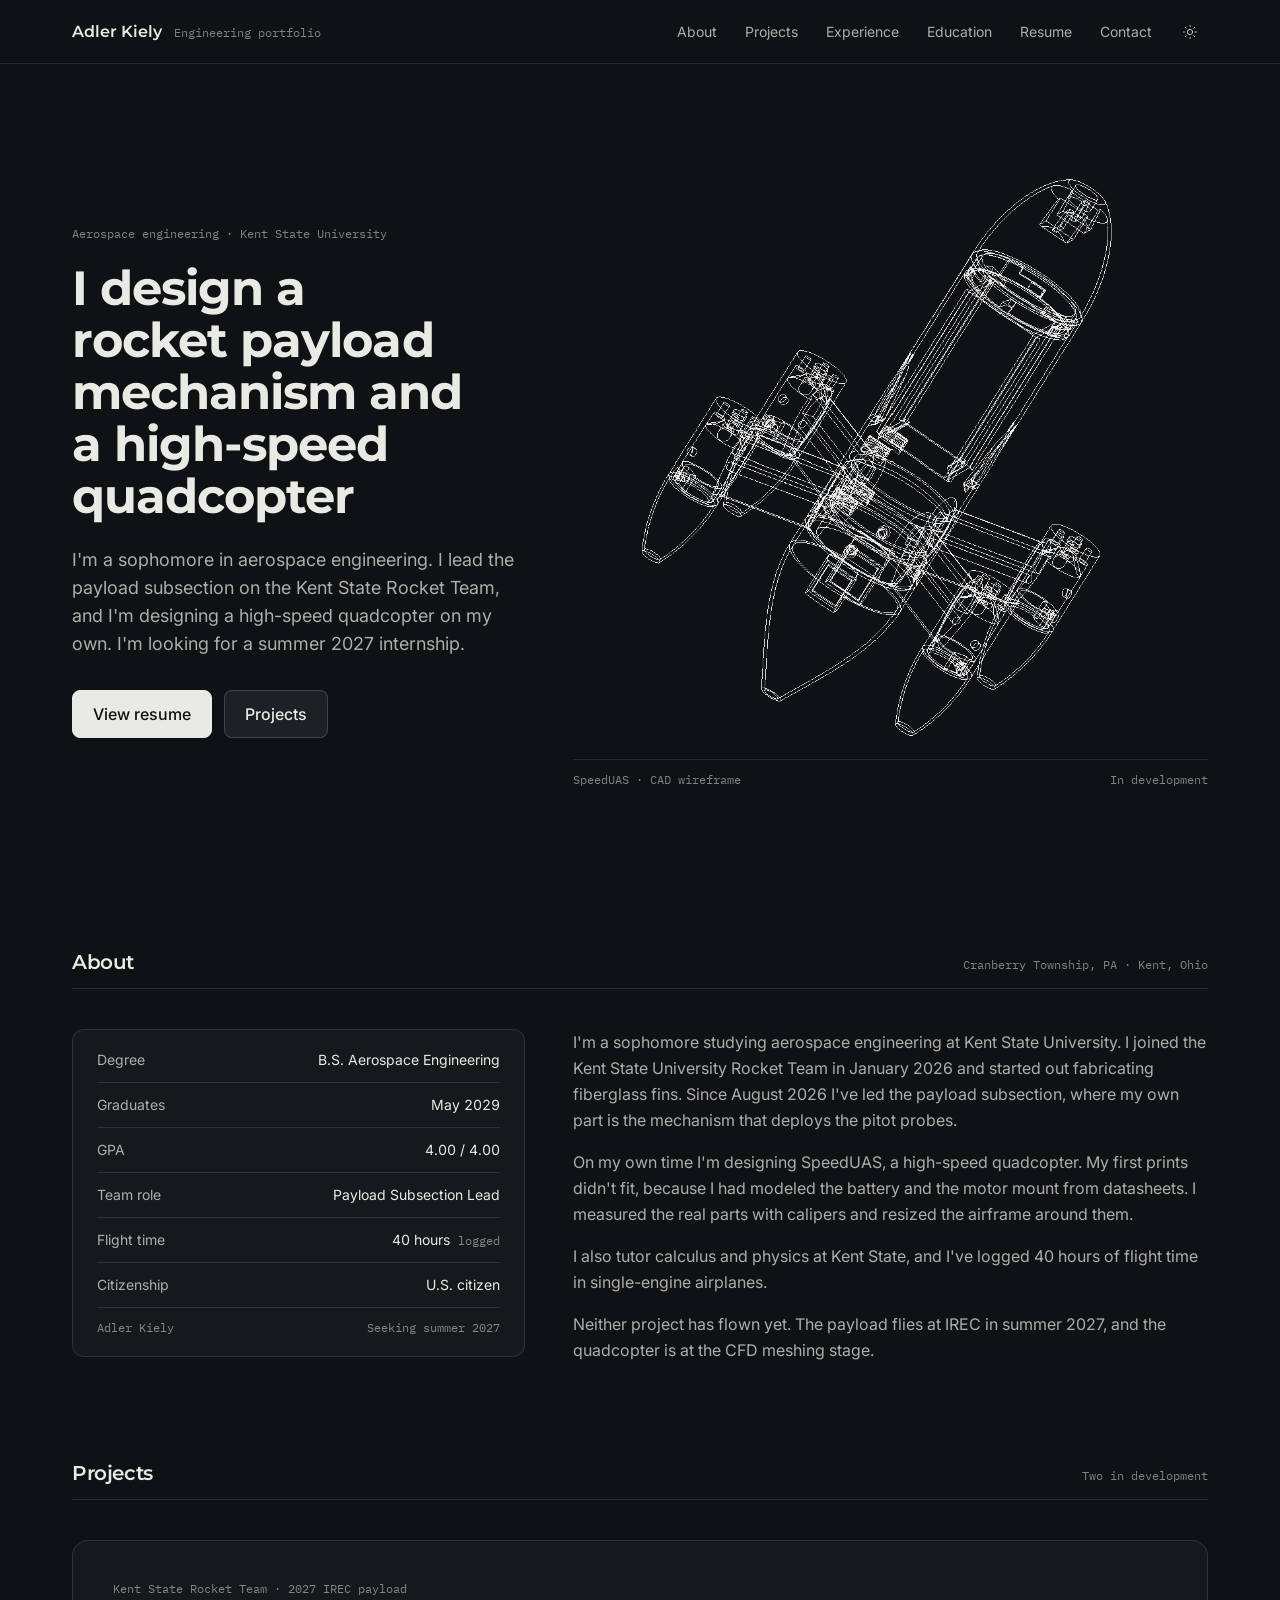
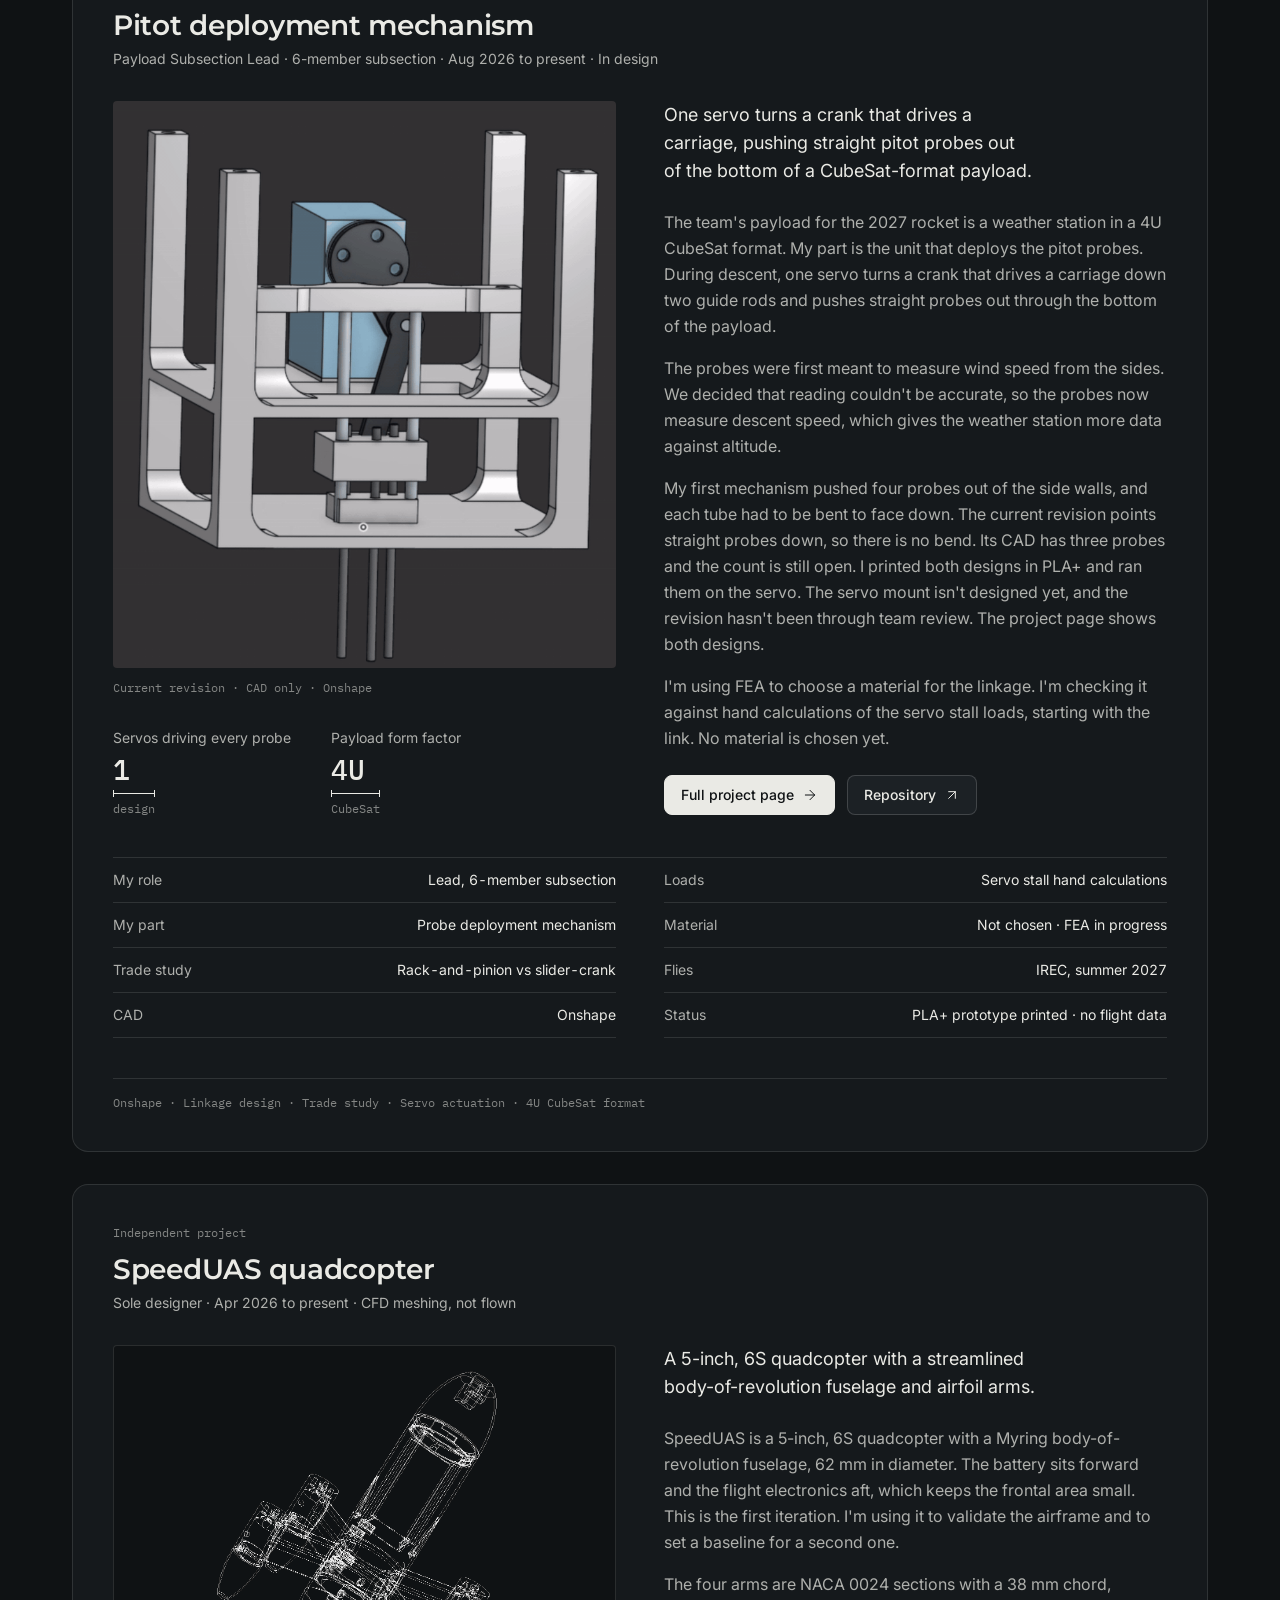
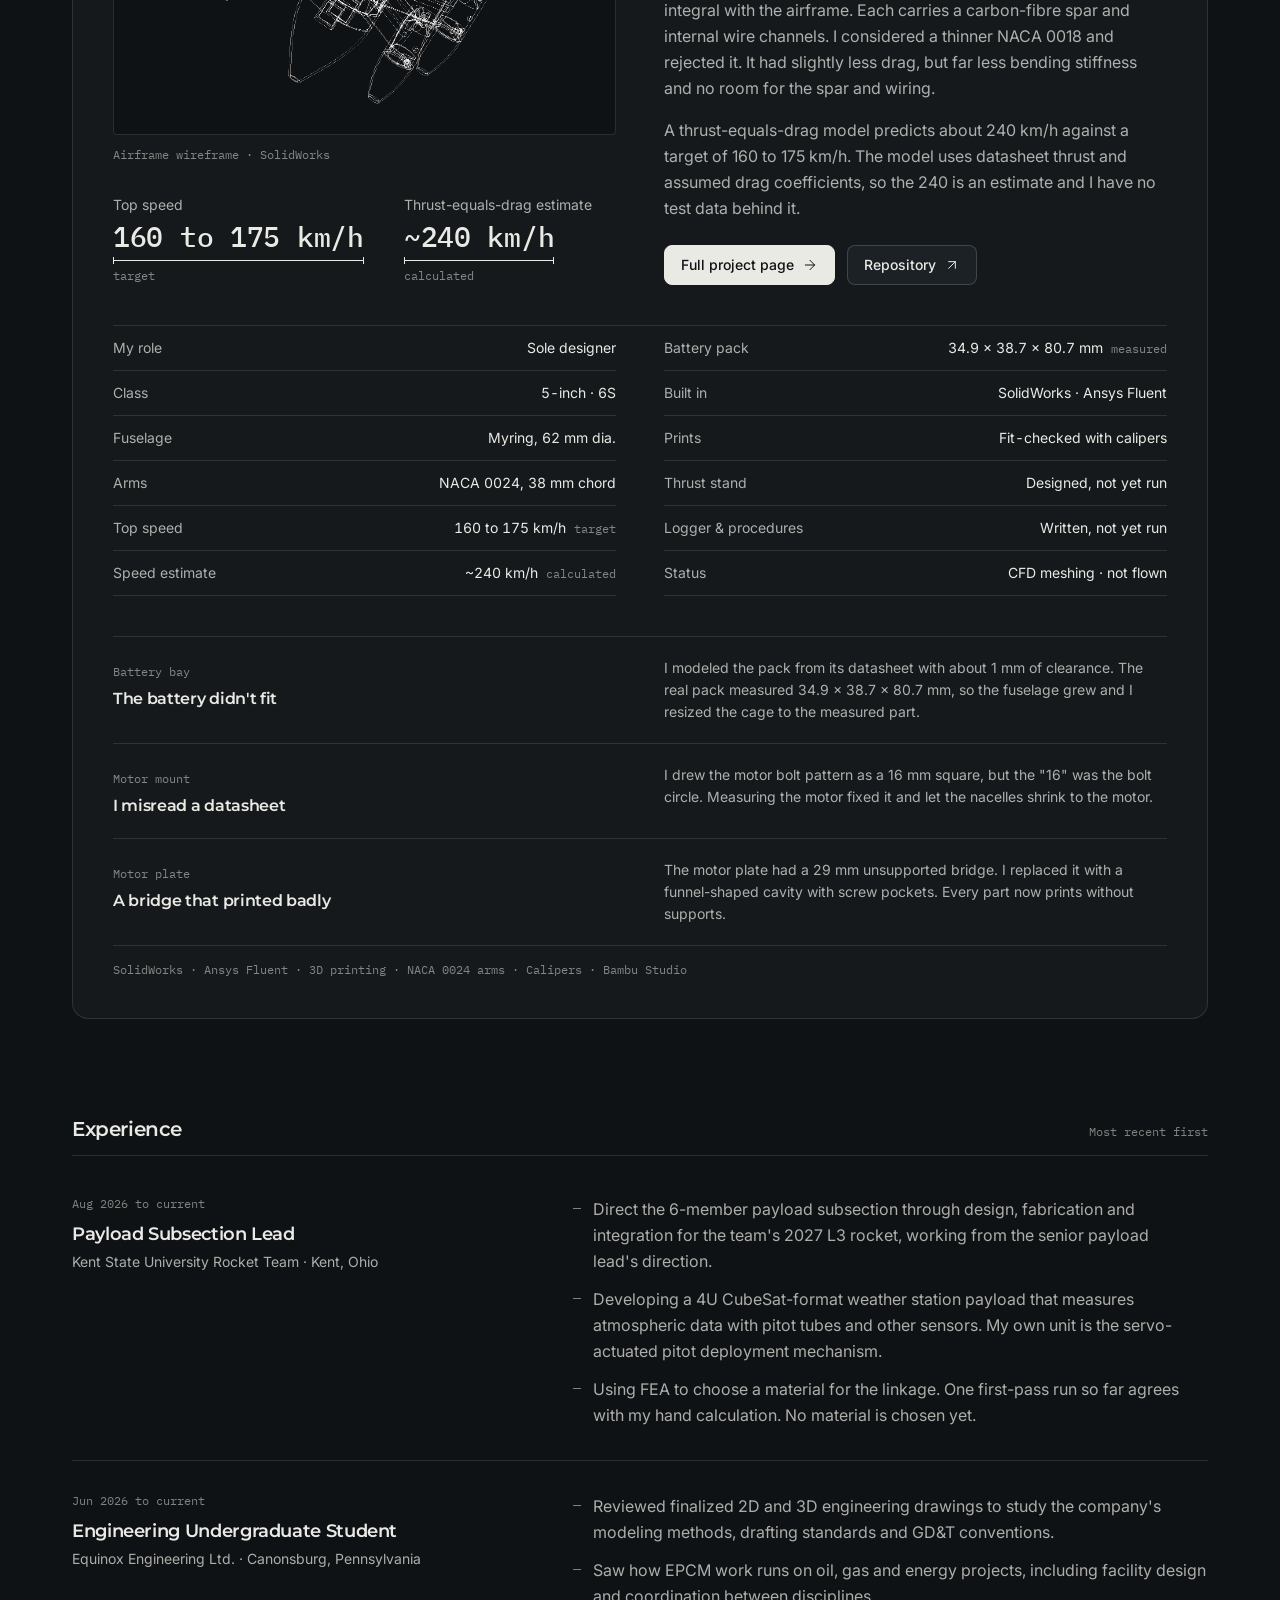
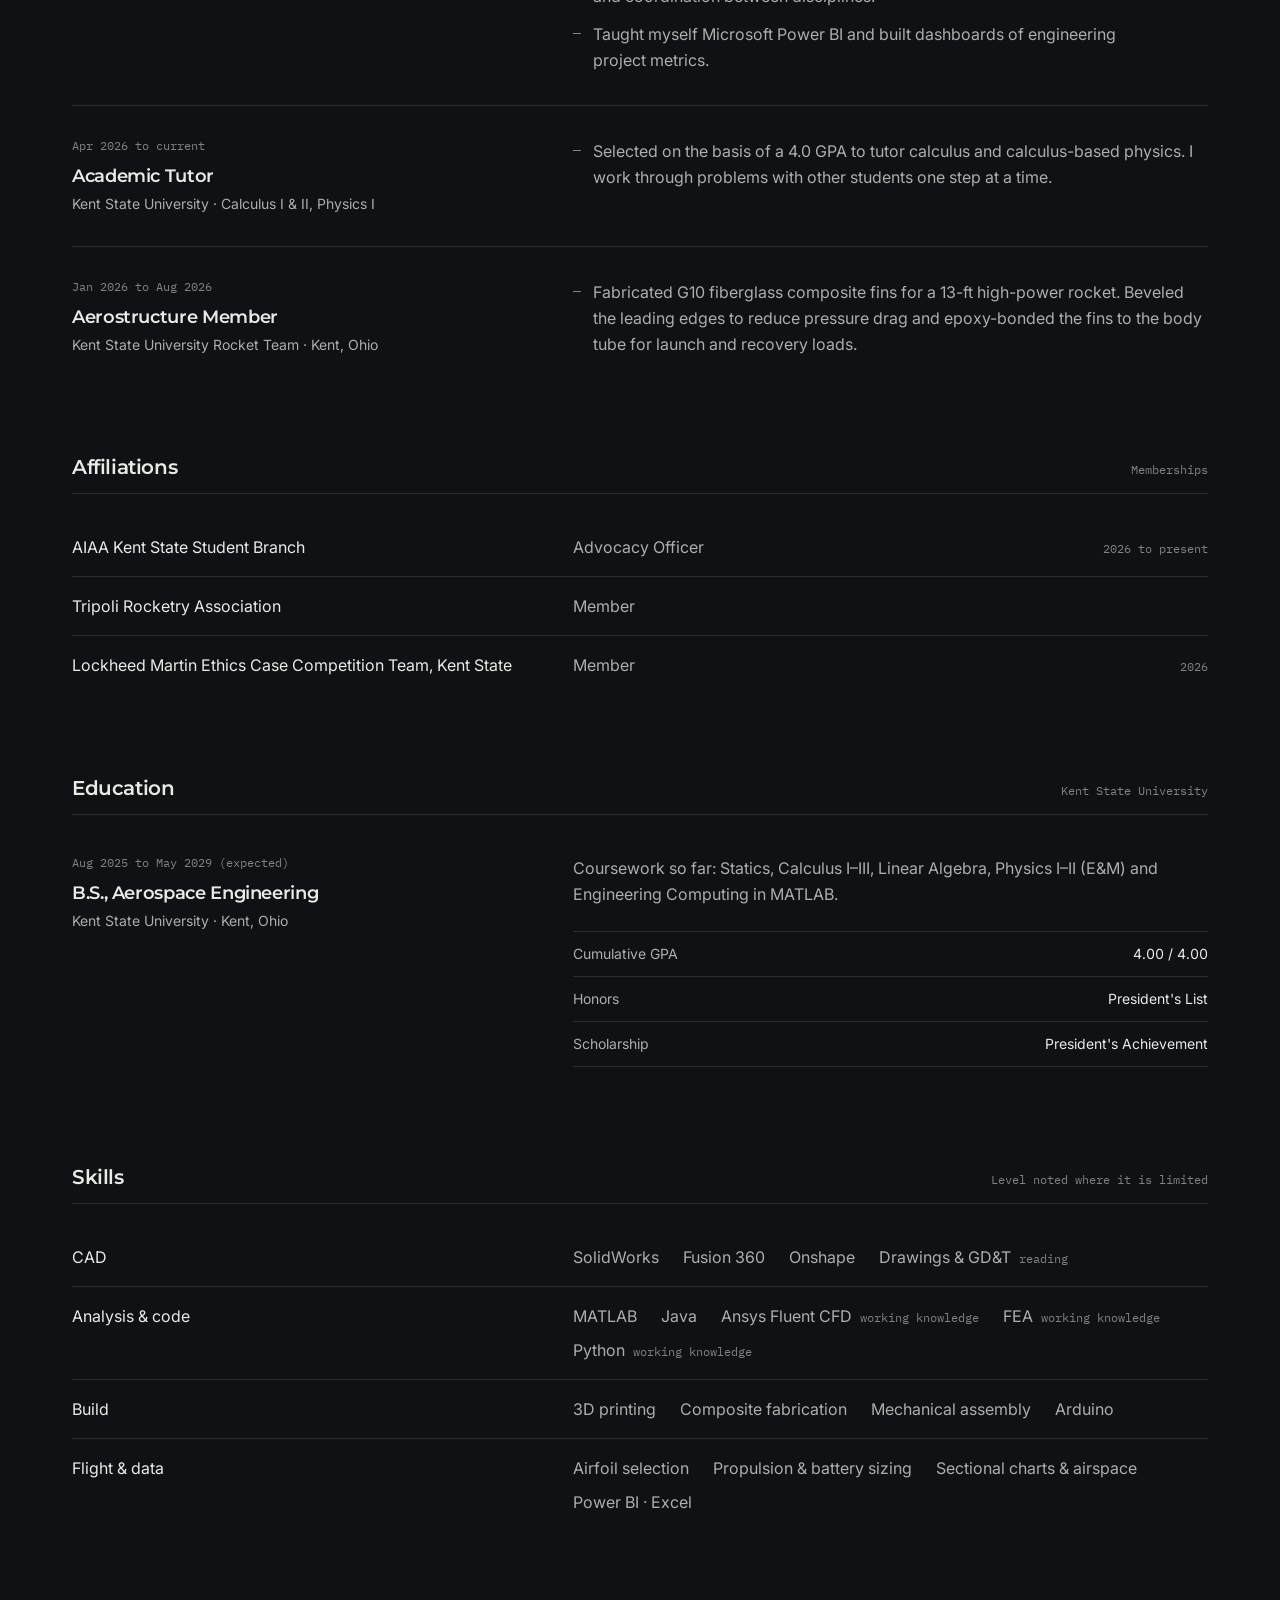
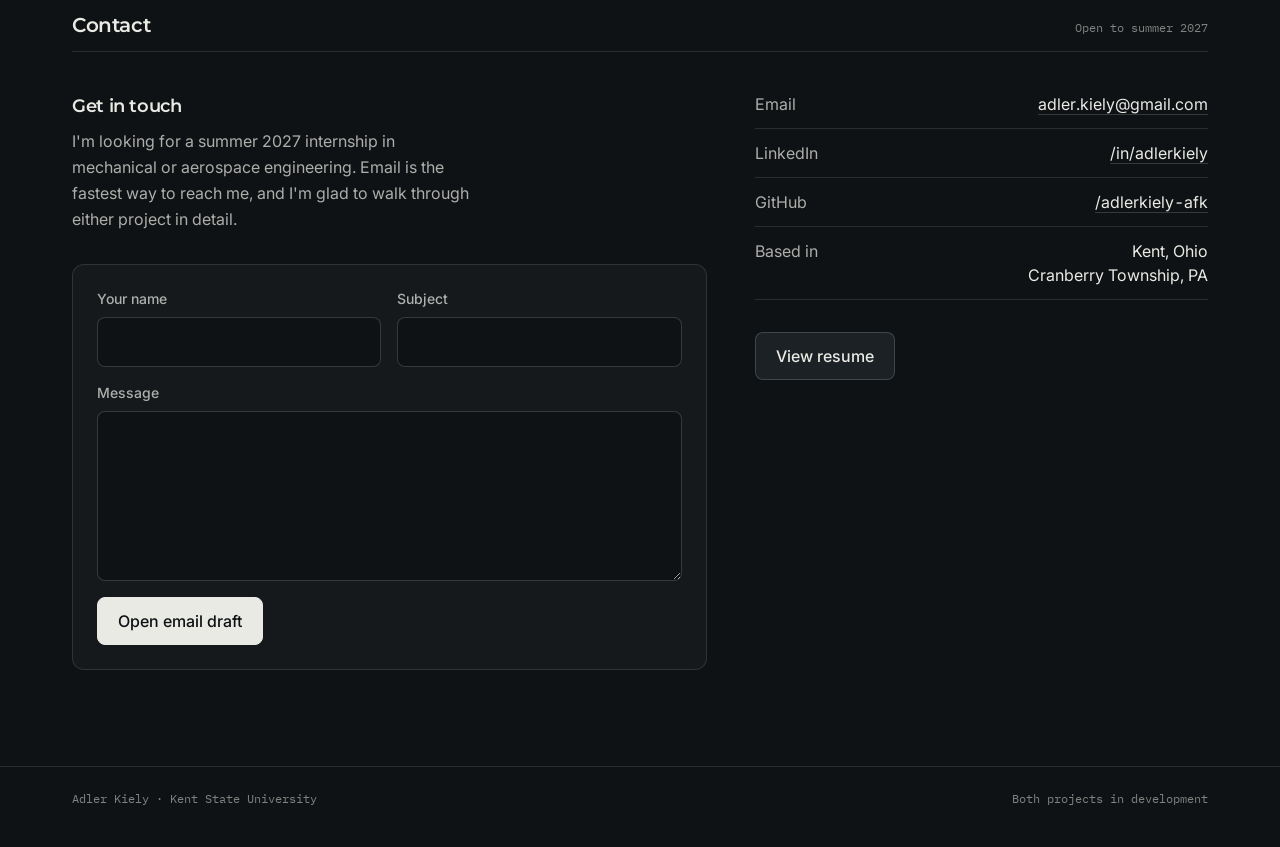
<file: index.html>
<!doctype html>
<html lang="en">
<head>
<meta charset="utf-8">
<meta name="viewport" content="width=device-width, initial-scale=1">
<title>Adler Kiely · Aerospace Engineering Portfolio</title>
<meta name="description" content="Adler Kiely, aerospace engineering sophomore at Kent State University. Payload Subsection Lead on the Kent State Rocket Team and designer of the SpeedUAS quadcopter. Both projects are in development.">
<meta property="og:type" content="website">
<meta property="og:title" content="Adler Kiely · Aerospace Engineering Portfolio">
<meta property="og:description" content="Aerospace engineering sophomore at Kent State. A rocket payload pitot deployment mechanism and a high-speed quadcopter, both in development.">
<meta property="og:image" content="https://adlerkiely-afk.github.io/images/wiref.png">
<meta property="og:url" content="https://adlerkiely-afk.github.io/">
<meta name="twitter:card" content="summary_large_image">
<link rel="preconnect" href="https://fonts.googleapis.com">
<link rel="preconnect" href="https://fonts.gstatic.com" crossorigin>
<link href="https://fonts.googleapis.com/css2?family=Montserrat:wght@500;600;700&family=Inter:wght@400;500;600&family=IBM+Plex+Mono:wght@400;500&display=swap" rel="stylesheet">
<link rel="stylesheet" href="assets/tokens.css">
<script>document.documentElement.classList.add('js');try{var t=localStorage.getItem('theme');if(t)document.documentElement.dataset.theme=t;}catch(e){}</script>
<style>
  /* base */
  *,*::before,*::after{box-sizing:border-box}
  html{color-scheme:dark;-webkit-text-size-adjust:100%;scroll-padding-top:88px}
  :root[data-theme="light"]{color-scheme:light}
  body{margin:0;background:var(--bg);color:var(--text);font:400 16px/26px var(--sans);-webkit-font-smoothing:antialiased}
  h1,h2,h3,h4,p,dl,dd,ul,figure{margin:0}
  ul{padding:0;list-style:none}
  img{display:block;max-width:100%;height:auto}
  a{color:inherit}
  :focus-visible{outline:2px solid var(--accent);outline-offset:2px}
  ::selection{background:var(--accent);color:var(--accent-ink)}
  .wrap{width:100%;max-width:1200px;margin:0 auto;padding:0 32px}
  .meta{font:400 12px/16px var(--mono);color:var(--text-3)}
  .ic{width:16px;height:16px;flex:none;fill:none;stroke:currentColor;stroke-width:1.5;stroke-linecap:round;stroke-linejoin:round}
  .skip{position:absolute;left:16px;top:-64px;z-index:60;display:flex;align-items:center;height:40px;padding:0 16px;border-radius:var(--r-ctl);background:var(--btn-bg);color:var(--btn-text);font:500 14px/20px var(--sans);text-decoration:none}
  .skip:focus{top:12px}

  /* header */
  .top{position:sticky;top:0;z-index:40;height:64px;background:var(--bg);border-bottom:1px solid var(--line)}
  .top .wrap{display:flex;align-items:center;gap:8px;height:100%}
  .brand{display:flex;align-items:baseline;gap:12px;margin-right:auto;text-decoration:none}
  .brand b{font: 600 16px/24px var(--display)}
  .brand span{font:400 12px/16px var(--mono);color:var(--text-3)}
  nav{display:flex;gap:4px}
  nav a{display:flex;align-items:center;height:36px;padding:0 12px;border-radius:var(--r-ctl);font:400 14px/20px var(--sans);color:var(--text-2);text-decoration:none;transition:color var(--fast) var(--ease),background-color var(--fast) var(--ease)}
  nav a:hover{color:var(--text)}
  nav a[aria-current]{color:var(--text);background:var(--raised)}
  .icon-btn{display:grid;place-items:center;width:36px;height:36px;padding:0;border:0;border-radius:var(--r-ctl);background:none;color:var(--text-2);cursor:pointer;transition:color var(--fast) var(--ease),background-color var(--fast) var(--ease)}
  .icon-btn:hover{color:var(--text);background:var(--raised)}
  .tog .moon,.menu .x,.menu{display:none}
  :root[data-theme="light"] .tog .sun{display:none}
  :root[data-theme="light"] .tog .moon{display:block}
  html:not(.js) .tog{display:none}

  /* buttons */
  .btn{display:inline-flex;align-items:center;justify-content:center;gap:8px;height:48px;padding:0 20px;border:1px solid var(--btn-bg);border-radius:var(--r-ctl);background:var(--btn-bg);color:var(--btn-text);font:500 16px/24px var(--sans);text-decoration:none;white-space:nowrap;transition:background-color var(--fast) var(--ease),border-color var(--fast) var(--ease),transform var(--fast) var(--ease)}
  .btn:hover{background:color-mix(in srgb,var(--btn-bg) 86%,var(--bg));border-color:color-mix(in srgb,var(--btn-bg) 86%,var(--bg))}
  .btn:active{transform:scale(.98)}
  .btn.alt{background:var(--raised);border-color:var(--line-2);color:var(--text)}
  .btn.alt:hover{background:color-mix(in srgb,var(--raised) 92%,var(--text));border-color:var(--text-3)}
  .btn.sm{height:40px;padding:0 16px;font-size:14px;line-height:20px}
  .actions{display:flex;flex-wrap:wrap;gap:12px;margin-top:32px}

  /* hero */
  .hero{display:grid;align-items:center;min-height:min(calc(100svh - 64px),880px);padding:48px 0}
  .hero .wrap{display:grid;grid-template-columns:minmax(0,5fr) minmax(0,7fr);gap:48px;align-items:center}
  .hero h1{margin-top:20px;font: 700 48px/52px var(--display);letter-spacing:-0.02em;text-wrap:balance}
  .nb{white-space:nowrap}
  .sub{margin-top:24px;max-width:36rem;font-size:18px;line-height:28px;color:var(--text-2);text-wrap:pretty}
  .wire{filter:invert(1) contrast(1.4) brightness(.92);mix-blend-mode:var(--blend)}
  :root[data-theme="light"] .wire{filter:contrast(1.4)}
  .hero-fig img{width:min(100%,max(320px,calc((100svh - 204px)*10/9)));margin:0 auto;aspect-ratio:10/9;object-fit:cover;pointer-events:none}
  .hero-fig figcaption{display:flex;justify-content:space-between;gap:16px;margin-top:12px;padding-top:12px;border-top:1px solid var(--line)}

  /* sections */
  section{margin-top:96px}
  .hero+.wrap>section:first-child{margin-top:48px}
  .shead{display:flex;flex-wrap:wrap;justify-content:space-between;align-items:baseline;gap:4px 16px;padding-bottom:12px;margin-bottom:40px;border-bottom:1px solid var(--line)}
  .shead h2{font: 600 20px/28px var(--display); letter-spacing: -0.02em}
  h3{font: 600 18px/28px var(--display); letter-spacing: -0.02em}
  .split{display:grid;grid-template-columns:minmax(0,5fr) minmax(0,7fr);gap:24px 48px;align-items:start}
  .prose p{max-width:64ch;color:var(--text-2);text-wrap:pretty}
  .prose p+p{margin-top:16px}

  /* label and value rows */
  .card{padding:8px 24px;background:var(--card);border:1px solid var(--line);border-radius:var(--r-card)}
  .card-foot{display:flex;justify-content:space-between;gap:16px;padding:12px 0}
  .kv{font-size:14px;line-height:20px;font-variant-numeric:tabular-nums}
  .kv>div{display:flex;justify-content:space-between;gap:24px;padding:12px 0;border-bottom:1px solid var(--line)}
  .kv dt{flex:none;color:var(--text-2)}
  .kv dd{text-align:right}
  .kv small,.skills small{font:400 12px/16px var(--mono);color:var(--text-3)}
  .kv small{margin-left:4px;white-space:nowrap}
  .kv a{text-decoration-color:var(--line-2);text-decoration-thickness:1px;text-underline-offset:4px;transition:color var(--fast) var(--ease),text-decoration-color var(--fast) var(--ease)}
  .kv a:hover{color:var(--accent);text-decoration-color:var(--accent)}

  /* projects */
  .proj{padding:40px;background:var(--card);border:1px solid var(--line);border-radius:var(--r-panel)}
  .proj+.proj{margin-top:32px}
  .proj-head{margin-bottom:32px}
  .proj-head h3{margin:12px 0 8px;font: 600 28px/32px var(--display);letter-spacing:-0.01em}
  .role,.org,.figs dt{font-size:14px;line-height:20px;color:var(--text-2)}
  .proj-grid{display:grid;grid-template-columns:minmax(0,1fr) minmax(0,1fr);gap:48px;align-items:start}
  .view img,.sheet{width:100%;border-radius:var(--r-tag)}
  .sheet{padding:24px;background:var(--bg);border:1px solid var(--line)}
  .sheet img{aspect-ratio:4/3;object-fit:cover;border-radius:0}
  .view figcaption{margin-top:12px}
  .figs{display:grid;grid-template-columns:repeat(2,auto);justify-content:start;gap:24px 40px;margin-top:32px}
  .figs dt{margin-bottom:8px}
  .dim b,.dim i{white-space:nowrap}
  .lead{font-size:18px;line-height:28px;text-wrap:balance}
  .story .prose,.story .actions{margin-top:24px}
  .spec{columns:2;column-gap:48px;margin-top:40px;border-top:1px solid var(--line)}
  .spec>div{break-inside:avoid}
  .notes{margin-top:40px}
  .notes li{display:grid;grid-template-columns:minmax(0,1fr) minmax(0,1fr);gap:8px 48px;padding:20px 0;border-top:1px solid var(--line)}
  .notes h4{margin-top:4px;font: 600 16px/24px var(--display); letter-spacing: -0.02em}
  .notes p{max-width:64ch;font-size:14px;line-height:22px;color:var(--text-2)}
  .proj-foot{margin-top:40px;padding-top:16px;border-top:1px solid var(--line)}
  .notes+.proj-foot{margin-top:0}

  /* experience and education */
  .entry{display:grid;grid-template-columns:minmax(0,5fr) minmax(0,7fr);gap:16px 48px;padding:32px 0;border-top:1px solid var(--line)}
  .shead+.entry{padding-top:0;border-top:0}
  .entry:last-child{padding-bottom:0}
  .entry h3{margin-top:8px}
  .org{margin-top:4px}
  .pts li{position:relative;padding-left:20px;color:var(--text-2);text-wrap:pretty}
  .pts li+li{margin-top:12px}
  .pts li::before{content:"";position:absolute;left:0;top:12px;width:8px;height:1px;background:var(--text-3)}
  .entry .kv{margin-top:24px;border-top:1px solid var(--line)}

  /* affiliations and skills */
  .rows>*{display:grid;grid-template-columns:minmax(0,5fr) minmax(0,7fr);gap:4px 48px;padding:16px 0;border-top:1px solid var(--line)}
  .rows>:first-child{padding-top:0;border-top:0}
  .rows>:last-child{padding-bottom:0}
  .rows .r{display:flex;justify-content:space-between;align-items:baseline;gap:16px;color:var(--text-2)}
  .skills ul{display:flex;flex-wrap:wrap;gap:8px 24px}
  .skills li{color:var(--text-2);white-space:nowrap}
  .skills small{margin-left:8px}

  /* contact */
  .contact p{margin-top:8px;max-width:40ch;color:var(--text-2)}
  .kv.lg{font-size:16px;line-height:24px}
  .kv.lg>div:first-child{padding-top:0}
  @media (min-width:960px){.split.contact{grid-template-columns:minmax(0,7fr) minmax(0,5fr)}}
  .cform{max-width:none;margin-top:32px;padding:24px}
  .cform .row{display:grid;grid-template-columns:minmax(0,1fr) minmax(0,1fr);gap:16px}
  .field{display:flex;flex-direction:column;gap:8px;margin-bottom:16px}
  .field label{font:500 14px/20px var(--sans);color:var(--text-2)}
  .field input,.field textarea{width:100%;padding:12px 14px;border:1px solid var(--line-2);border-radius:var(--r-ctl);background:var(--bg);color:var(--text);font:400 16px/24px var(--sans);transition:border-color var(--fast) var(--ease)}
  .field input:hover,.field textarea:hover{border-color:var(--text-3)}
  .field textarea{min-height:144px;resize:vertical}
  .cform-foot{display:flex;flex-wrap:wrap;align-items:center;gap:12px 20px;margin-top:8px}
  button.btn{cursor:pointer}
  footer{margin-top:96px;padding:24px 0 40px;border-top:1px solid var(--line)}
  footer .wrap{display:flex;flex-wrap:wrap;justify-content:space-between;gap:4px 16px}

  /* motion: one entrance on load */
  @keyframes rise{from{opacity:0;transform:translateY(8px)}}
  @media (prefers-reduced-motion:no-preference){
    html{scroll-behavior:smooth}
    .enter>*,.hero-fig img,.hero-fig figcaption{animation:rise var(--enter) var(--ease) backwards}
    .enter>:nth-child(2){animation-delay:50ms}
    .enter>:nth-child(3){animation-delay:100ms}
    .enter>:nth-child(4){animation-delay:150ms}
    .hero-fig img{animation-delay:200ms}
    .hero-fig figcaption{animation-delay:250ms}
  }

  @media (max-width:959px){
    .wrap{padding:0 20px}
    .brand span{display:none}
    .hero{min-height:0;padding:48px 0 0}
    .hero .wrap,.split,.entry,.rows>*,.notes li{grid-template-columns:minmax(0,1fr)}
    .hero .wrap{gap:40px}
    .hero h1{font-size:36px;line-height:40px}
    .hero-fig{max-width:560px}
    .hero-fig img{width:100%}
    section,footer{margin-top:64px}
    .shead{margin-bottom:24px}
    .proj{padding:20px}
    .proj+.proj{margin-top:20px}
    .proj-head{margin-bottom:24px}
    .proj-grid{display:flex;flex-direction:column;gap:0}
    .proj-vis,.story{display:contents}
    .lead{order:1}
    .view{order:2;max-width:420px;margin-top:24px}
    .figs{order:3;margin-top:24px}
    .story .prose{order:4;margin-top:32px}
    .story .actions{order:5}
    .spec{columns:1;margin-top:32px}
    .notes{margin-top:32px}
    .proj-foot{margin-top:32px}
    .entry{padding:24px 0}
    .contact{row-gap:32px}
    .cform{margin-top:32px;padding:20px}
    .cform .row{grid-template-columns:minmax(0,1fr);gap:0}
  }
  @media (max-width:719px){
    .js .menu{display:grid}
    .js .menu[aria-expanded="true"] .bars{display:none}
    .js .menu[aria-expanded="true"] .x{display:block}
    .js nav{position:absolute;top:100%;left:0;right:0;flex-direction:column;padding:8px 8px 12px;background:var(--bg);border-bottom:1px solid var(--line);opacity:0;visibility:hidden;transform:translateY(-4px);transition:opacity var(--fast) var(--ease),transform var(--fast) var(--ease),visibility 0s linear var(--fast)}
    .js nav.open{opacity:1;visibility:visible;transform:none;transition-delay:0s}
    .js nav a{height:44px}
    html:not(.js) .top{height:auto}
    html:not(.js) .top .wrap{flex-wrap:wrap;padding-top:12px;padding-bottom:12px}
    html:not(.js) nav{flex-wrap:wrap;width:100%}
  }
  @media (max-width:559px){
    .figs{grid-template-columns:minmax(0,1fr)}
  }

  /* print / PDF: light, compact */
  @media print{
    @page{size:Letter;margin:.5in .55in}
    :root,:root[data-theme="light"]{--bg:#ffffff;--card:#ffffff;--raised:#eceff4;--text:#111827;--text-2:#4b5565;--text-3:#6b7487;--line:rgba(17,24,39,.14);--line-2:rgba(17,24,39,.14);--accent:#2552c4;--blend:multiply;color-scheme:light}
    *,*::before,*::after{animation:none!important;-webkit-print-color-adjust:exact;print-color-adjust:exact}
    body{font-size:11px;line-height:16px}
    .top,.skip,.actions,.cform{display:none!important}
    .wrap{max-width:none;padding:0}
    .wire{filter:contrast(1.4)!important;mix-blend-mode:normal!important}
    .hero{display:block;min-height:0;padding:0}
    .hero .wrap{grid-template-columns:minmax(0,7fr) minmax(0,5fr);gap:24px}
    .hero h1{margin-top:8px;font-size:24px;line-height:28px}
    .sub{margin-top:8px;font-size:12px;line-height:18px}
    .hero-fig{max-width:none}
    .hero-fig img{width:100%;aspect-ratio:3/2}
    .hero-fig figcaption{margin-top:4px;padding-top:4px}
    .meta,.kv small,.skills small{font-size:9px;line-height:12px}
    section,.hero+.wrap>section:first-child{margin-top:20px}
    .shead{padding-bottom:4px;margin-bottom:12px;break-after:avoid}
    .shead h2{font-size:13px;line-height:16px}
    h3{font-size:12px;line-height:16px}
    .split,.entry,.rows>*,.notes li{grid-template-columns:minmax(0,5fr) minmax(0,7fr);gap:4px 24px}
    .card{padding:0 12px}
    .card-foot{padding:4px 0}
    .kv,.kv.lg{font-size:10px;line-height:14px}
    .kv>div{padding:4px 0}
    .prose p+p{margin-top:6px}
    .proj{padding:0;border:0;border-radius:0;background:none}
    .proj+.proj{margin-top:16px;padding-top:16px;border-top:1px solid var(--line)}
    .proj-head{margin-bottom:8px;break-after:avoid}
    .view,.figs>div,.kv>div,.notes li,.rows>*,.card{break-inside:avoid}
    .proj-head h3{margin:4px 0 2px;font-size:18px;line-height:22px}
    .role,.org,.figs dt{font-size:10px;line-height:14px}
    .proj-grid{display:grid;grid-template-columns:minmax(0,5fr) minmax(0,7fr);gap:24px}
    .proj-vis,.story{display:block}
    .view{max-width:220px;margin-top:0}
    .view figcaption{margin-top:4px}
    .sheet{padding:8px}
    .lead{font-size:12px;line-height:18px}
    .figs{grid-template-columns:repeat(2,auto);gap:8px 16px;margin-top:12px}
    .figs dt{margin-bottom:4px}
    .dim{gap:2px}
    .dim b{font-size:16px}
    .dim i{font-size:9px;line-height:12px}
    .story .prose{margin-top:8px}
    .spec{columns:2;column-gap:24px;margin-top:12px}
    .notes{margin-top:12px}
    .notes li{padding:6px 0}
    .notes h4{margin-top:0;font-size:11px;line-height:16px}
    .notes p{font-size:10px;line-height:14px}
    .proj-foot{margin-top:12px;padding-top:6px}
    .notes+.proj-foot{margin-top:0}
    .entry{padding:10px 0;break-inside:avoid}
    .entry h3{margin-top:2px}
    .org{margin-top:0}
    .entry .kv{margin-top:8px}
    .pts li{padding-left:12px}
    .pts li+li{margin-top:4px}
    .pts li::before{top:8px;width:6px}
    .rows>*{padding:6px 0}
    .skills ul{gap:2px 16px}
    .contact{break-inside:avoid}
    footer{margin-top:20px;padding:8px 0 0}
  }
</style>
</head>
<body>

<svg width="0" height="0" style="position:absolute" aria-hidden="true"><defs>
  <symbol id="i-sun" viewBox="0 0 24 24"><circle cx="12" cy="12" r="4"/><path d="M12 2v2M12 20v2M4.93 4.93l1.41 1.41M17.66 17.66l1.41 1.41M2 12h2M20 12h2M6.34 17.66l-1.41 1.41M19.07 4.93l-1.41 1.41"/></symbol>
  <symbol id="i-moon" viewBox="0 0 24 24"><path d="M12 3a6 6 0 0 0 9 9 9 9 0 1 1-9-9Z"/></symbol>
  <symbol id="i-menu" viewBox="0 0 24 24"><path d="M4 6h16M4 12h16M4 18h16"/></symbol>
  <symbol id="i-x" viewBox="0 0 24 24"><path d="M18 6 6 18M6 6l12 12"/></symbol>
  <symbol id="i-arrow-right" viewBox="0 0 24 24"><path d="M5 12h14M12 5l7 7-7 7"/></symbol>
  <symbol id="i-arrow-up-right" viewBox="0 0 24 24"><path d="M7 7h10v10M7 17 17 7"/></symbol>
</defs></svg>

<a class="skip" href="#main">Skip to content</a>

<header class="top"><div class="wrap">
  <a class="brand" href="#"><b>Adler Kiely</b><span>Engineering portfolio</span></a>
  <nav id="nav" aria-label="Sections"><a href="#about">About</a><a href="#projects">Projects</a><a href="#experience">Experience</a><a href="#education">Education</a><a href="resume/">Resume</a><a href="#contact">Contact</a></nav>
  <button class="icon-btn tog" id="tog" type="button" aria-label="Switch between light and dark theme"><svg class="ic sun" aria-hidden="true"><use href="#i-sun"/></svg><svg class="ic moon" aria-hidden="true"><use href="#i-moon"/></svg></button>
  <button class="icon-btn menu" id="menu" type="button" aria-label="Menu" aria-expanded="false" aria-controls="nav"><svg class="ic bars" aria-hidden="true"><use href="#i-menu"/></svg><svg class="ic x" aria-hidden="true"><use href="#i-x"/></svg></button>
</div></header>

<main id="main">

<div class="hero"><div class="wrap">
  <div class="enter">
    <p class="meta">Aerospace engineering · Kent State University</p>
    <h1>I design a rocket payload mechanism and a <span class="nb">high-speed</span> quadcopter</h1>
    <p class="sub">I'm a sophomore in aerospace engineering. I lead the payload subsection on the Kent State Rocket Team, and I'm designing a high-speed quadcopter on my own. I'm looking for a summer 2027 internship.</p>
    <div class="actions"><a class="btn" href="resume/">View resume</a><a class="btn alt" href="#projects">Projects</a></div>
  </div>
  <figure class="hero-fig">
    <img class="wire" src="images/wiref.png" width="1385" height="865" alt="Wireframe CAD view of a quadcopter with a streamlined rocket-shaped fuselage and four motor nacelles on airfoil arms">
    <figcaption class="meta"><span>SpeedUAS · CAD wireframe</span><span>In development</span></figcaption>
  </figure>
</div></div>

<div class="wrap">

  <section id="about">
    <div class="shead"><h2>About</h2><span class="meta">Cranberry Township, PA · Kent, Ohio</span></div>
    <div class="split">
      <div class="card">
        <dl class="kv">
          <div><dt>Degree</dt><dd>B.S. Aerospace Engineering</dd></div>
          <div><dt>Graduates</dt><dd>May 2029</dd></div>
          <div><dt>GPA</dt><dd>4.00 / 4.00</dd></div>
          <div><dt>Team role</dt><dd>Payload Subsection Lead</dd></div>
          <div><dt>Flight time</dt><dd>40 hours <small>logged</small></dd></div>
          <div><dt>Citizenship</dt><dd>U.S. citizen</dd></div>
        </dl>
        <div class="card-foot meta"><span>Adler Kiely</span><span>Seeking summer 2027</span></div>
      </div>
      <div class="prose">
        <p>I'm a sophomore studying aerospace engineering at Kent State University. I joined the Kent State University Rocket Team in January 2026 and started out fabricating fiberglass fins. Since August 2026 I've led the payload subsection, where my own part is the mechanism that deploys the pitot probes.</p>
        <p>On my own time I'm designing SpeedUAS, a high-speed quadcopter. My first prints didn't fit, because I had modeled the battery and the motor mount from datasheets. I measured the real parts with calipers and resized the airframe around them.</p>
        <p>I also tutor calculus and physics at Kent State, and I've logged 40 hours of flight time in single-engine airplanes.</p>
        <p>Neither project has flown yet. The payload flies at IREC in summer 2027, and the quadcopter is at the CFD meshing stage.</p>
      </div>
    </div>
  </section>

  <section id="projects">
    <div class="shead"><h2>Projects</h2><span class="meta">Two in development</span></div>

    <article class="proj" id="payload">
      <header class="proj-head">
        <p class="meta">Kent State Rocket Team · 2027 IREC payload</p>
        <h3>Pitot deployment mechanism</h3>
        <p class="role">Payload Subsection Lead · 6-member subsection · Aug 2026 to present · In design</p>
      </header>
      <div class="proj-grid">
        <div class="proj-vis">
          <figure class="view">
            <img src="images/payload-bottom-deploy.gif" width="720" height="812" decoding="async" alt="CAD animation of a servo crank and link driving a carriage down two guide rods, pushing straight pitot probes out of the bottom of the payload frame">
            <figcaption class="meta">Current revision · CAD only · Onshape</figcaption>
          </figure>
          <dl class="figs">
            <div><dt>Servos driving every probe</dt><dd><span class="dim"><b>1</b><i>design</i></span></dd></div>
            <div><dt>Payload form factor</dt><dd><span class="dim"><b>4U</b><i>CubeSat</i></span></dd></div>
          </dl>
        </div>
        <div class="story">
          <p class="lead">One servo turns a crank that drives a carriage, pushing straight pitot probes out of the bottom of a CubeSat-format payload.</p>
          <div class="prose">
            <p>The team's payload for the 2027 rocket is a weather station in a 4U CubeSat format. My part is the unit that deploys the pitot probes. During descent, one servo turns a crank that drives a carriage down two guide rods and pushes straight probes out through the bottom of the payload.</p>
            <p>The probes were first meant to measure wind speed from the sides. We decided that reading couldn't be accurate, so the probes now measure descent speed, which gives the weather station more data against altitude.</p>
            <p>My first mechanism pushed four probes out of the side walls, and each tube had to be bent to face down. The current revision points straight probes down, so there is no bend. Its CAD has three probes and the count is still open. I printed both designs in PLA+ and ran them on the servo. The servo mount isn't designed yet, and the revision hasn't been through team review. The project page shows both designs.</p>
            <p>I'm using FEA to choose a material for the linkage. I'm checking it against hand calculations of the servo stall loads, starting with the link. No material is chosen yet.</p>
          </div>
          <div class="actions"><a class="btn sm" href="payload/">Full project page<svg class="ic" aria-hidden="true"><use href="#i-arrow-right"/></svg></a><a class="btn alt sm" href="https://github.com/adlerkiely-afk/PayloadProject">Repository<svg class="ic" aria-hidden="true"><use href="#i-arrow-up-right"/></svg></a></div>
        </div>
      </div>
      <dl class="kv spec">
          <div><dt>My role</dt><dd>Lead, 6-member subsection</dd></div>
          <div><dt>My part</dt><dd>Probe deployment mechanism</dd></div>
          <div><dt>Trade study</dt><dd>Rack-and-pinion vs slider-crank</dd></div>
          <div><dt>CAD</dt><dd>Onshape</dd></div>
          <div><dt>Loads</dt><dd>Servo stall hand calculations</dd></div>
          <div><dt>Material</dt><dd>Not chosen · FEA in progress</dd></div>
          <div><dt>Flies</dt><dd>IREC, summer 2027</dd></div>
          <div><dt>Status</dt><dd>PLA+ prototype printed · no flight data</dd></div>
      </dl>
      <p class="proj-foot meta">Onshape · Linkage design · Trade study · Servo actuation · 4U CubeSat format</p>
    </article>

    <article class="proj" id="speeduas">
      <header class="proj-head">
        <p class="meta">Independent project</p>
        <h3>SpeedUAS quadcopter</h3>
        <p class="role">Sole designer · Apr 2026 to present · CFD meshing, not flown</p>
      </header>
      <div class="proj-grid">
        <div class="proj-vis">
          <figure class="view">
            <div class="sheet"><img class="wire" src="images/wiref.png" width="1385" height="865" alt="Wireframe CAD view of a quadcopter with a streamlined fuselage and four motor nacelles on airfoil arms"></div>
            <figcaption class="meta">Airframe wireframe · SolidWorks</figcaption>
          </figure>
          <dl class="figs">
            <div><dt>Top speed</dt><dd><span class="dim"><b>160 to 175 km/h</b><i>target</i></span></dd></div>
            <div><dt>Thrust-equals-drag estimate</dt><dd><span class="dim"><b>~240 km/h</b><i>calculated</i></span></dd></div>
          </dl>
        </div>
        <div class="story">
          <p class="lead">A 5-inch, 6S quadcopter with a streamlined body-of-revolution fuselage and airfoil arms.</p>
          <div class="prose">
            <p>SpeedUAS is a 5-inch, 6S quadcopter with a Myring body-of-revolution fuselage, 62 mm in diameter. The battery sits forward and the flight electronics aft, which keeps the frontal area small. This is the first iteration. I'm using it to validate the airframe and to set a baseline for a second one.</p>
            <p>The four arms are NACA 0024 sections with a 38 mm chord, integral with the airframe. Each carries a carbon-fibre spar and internal wire channels. I considered a thinner NACA 0018 and rejected it. It had slightly less drag, but far less bending stiffness and no room for the spar and wiring.</p>
            <p>A thrust-equals-drag model predicts about 240 km/h against a target of 160 to 175 km/h. The model uses datasheet thrust and assumed drag coefficients, so the 240 is an estimate and I have no test data behind it.</p>
          </div>
          <div class="actions"><a class="btn sm" href="speeduas/">Full project page<svg class="ic" aria-hidden="true"><use href="#i-arrow-right"/></svg></a><a class="btn alt sm" href="https://github.com/adlerkiely-afk/SpeedUAS">Repository<svg class="ic" aria-hidden="true"><use href="#i-arrow-up-right"/></svg></a></div>
        </div>
      </div>
      <dl class="kv spec">
          <div><dt>My role</dt><dd>Sole designer</dd></div>
          <div><dt>Class</dt><dd>5-inch · 6S</dd></div>
          <div><dt>Fuselage</dt><dd>Myring, 62 mm dia.</dd></div>
          <div><dt>Arms</dt><dd>NACA 0024, 38 mm chord</dd></div>
          <div><dt>Top speed</dt><dd>160 to 175 km/h <small>target</small></dd></div>
          <div><dt>Speed estimate</dt><dd>~240 km/h <small>calculated</small></dd></div>
          <div><dt>Battery pack</dt><dd>34.9 × 38.7 × 80.7 mm <small>measured</small></dd></div>
          <div><dt>Built in</dt><dd>SolidWorks · Ansys Fluent</dd></div>
          <div><dt>Prints</dt><dd>Fit-checked with calipers</dd></div>
          <div><dt>Thrust stand</dt><dd>Designed, not yet run</dd></div>
          <div><dt>Logger &amp; procedures</dt><dd>Written, not yet run</dd></div>
          <div><dt>Status</dt><dd>CFD meshing · not flown</dd></div>
      </dl>
      <ul class="notes">
        <li><div><span class="meta">Battery bay</span><h4>The battery didn't fit</h4></div><p>I modeled the pack from its datasheet with about 1 mm of clearance. The real pack measured 34.9 × 38.7 × 80.7 mm, so the fuselage grew and I resized the cage to the measured part.</p></li>
        <li><div><span class="meta">Motor mount</span><h4>I misread a datasheet</h4></div><p>I drew the motor bolt pattern as a 16 mm square, but the "16" was the bolt circle. Measuring the motor fixed it and let the nacelles shrink to the motor.</p></li>
        <li><div><span class="meta">Motor plate</span><h4>A bridge that printed badly</h4></div><p>The motor plate had a 29 mm unsupported bridge. I replaced it with a funnel-shaped cavity with screw pockets. Every part now prints without supports.</p></li>
      </ul>
      <p class="proj-foot meta">SolidWorks · Ansys Fluent · 3D printing · NACA 0024 arms · Calipers · Bambu Studio</p>
    </article>
  </section>

  <section id="experience">
    <div class="shead"><h2>Experience</h2><span class="meta">Most recent first</span></div>
    <div class="entry">
      <div>
        <p class="meta">Aug 2026 to current</p>
        <h3>Payload Subsection Lead</h3>
        <p class="org">Kent State University Rocket Team · Kent, Ohio</p>
      </div>
      <ul class="pts">
        <li>Direct the 6-member payload subsection through design, fabrication and integration for the team's 2027 L3 rocket, working from the senior payload lead's direction.</li>
        <li>Developing a 4U CubeSat-format weather station payload that measures atmospheric data with pitot tubes and other sensors. My own unit is the servo-actuated pitot deployment mechanism.</li>
        <li>Using FEA to choose a material for the linkage. One first-pass run so far agrees with my hand calculation. No material is chosen yet.</li>
      </ul>
    </div>
    <div class="entry">
      <div>
        <p class="meta">Jun 2026 to current</p>
        <h3>Engineering Undergraduate Student</h3>
        <p class="org">Equinox Engineering Ltd. · Canonsburg, Pennsylvania</p>
      </div>
      <ul class="pts">
        <li>Reviewed finalized 2D and 3D engineering drawings to study the company's modeling methods, drafting standards and GD&amp;T conventions.</li>
        <li>Saw how EPCM work runs on oil, gas and energy projects, including facility design and coordination between disciplines.</li>
        <li>Taught myself Microsoft Power BI and built dashboards of engineering project metrics.</li>
      </ul>
    </div>
    <div class="entry">
      <div>
        <p class="meta">Apr 2026 to current</p>
        <h3>Academic Tutor</h3>
        <p class="org">Kent State University · Calculus I &amp; II, Physics I</p>
      </div>
      <ul class="pts"><li>Selected on the basis of a 4.0 GPA to tutor calculus and calculus-based physics. I work through problems with other students one step at a time.</li></ul>
    </div>
    <div class="entry">
      <div>
        <p class="meta">Jan 2026 to Aug 2026</p>
        <h3>Aerostructure Member</h3>
        <p class="org">Kent State University Rocket Team · Kent, Ohio</p>
      </div>
      <ul class="pts"><li>Fabricated G10 fiberglass composite fins for a 13-ft high-power rocket. Beveled the leading edges to reduce pressure drag and epoxy-bonded the fins to the body tube for launch and recovery loads.</li></ul>
    </div>
  </section>

  <section id="affiliations">
    <div class="shead"><h2>Affiliations</h2><span class="meta">Memberships</span></div>
    <ul class="rows">
      <li><span>AIAA Kent State Student Branch</span><span class="r"><span>Advocacy Officer</span><span class="meta">2026 to present</span></span></li>
      <li><span>Tripoli Rocketry Association</span><span class="r"><span>Member</span></span></li>
      <li><span>Lockheed Martin Ethics Case Competition Team, Kent State</span><span class="r"><span>Member</span><span class="meta">2026</span></span></li>
    </ul>
  </section>

  <section id="education">
    <div class="shead"><h2>Education</h2><span class="meta">Kent State University</span></div>
    <div class="entry">
      <div>
        <p class="meta">Aug 2025 to May 2029 (expected)</p>
        <h3>B.S., Aerospace Engineering</h3>
        <p class="org">Kent State University · Kent, Ohio</p>
      </div>
      <div class="prose">
        <p>Coursework so far: Statics, Calculus I–III, Linear Algebra, Physics I–II (E&amp;M) and Engineering Computing in MATLAB.</p>
        <dl class="kv">
          <div><dt>Cumulative GPA</dt><dd>4.00 / 4.00</dd></div>
          <div><dt>Honors</dt><dd>President's List</dd></div>
          <div><dt>Scholarship</dt><dd>President's Achievement</dd></div>
        </dl>
      </div>
    </div>
  </section>

  <section id="skills">
    <div class="shead"><h2>Skills</h2><span class="meta">Level noted where it is limited</span></div>
    <dl class="rows skills">
      <div><dt>CAD</dt><dd><ul><li>SolidWorks</li><li>Fusion 360</li><li>Onshape</li><li>Drawings &amp; GD&amp;T<small>reading</small></li></ul></dd></div>
      <div><dt>Analysis &amp; code</dt><dd><ul><li>MATLAB</li><li>Java</li><li>Ansys Fluent CFD<small>working knowledge</small></li><li>FEA<small>working knowledge</small></li><li>Python<small>working knowledge</small></li></ul></dd></div>
      <div><dt>Build</dt><dd><ul><li>3D printing</li><li>Composite fabrication</li><li>Mechanical assembly</li><li>Arduino</li></ul></dd></div>
      <div><dt>Flight &amp; data</dt><dd><ul><li>Airfoil selection</li><li>Propulsion &amp; battery sizing</li><li>Sectional charts &amp; airspace</li><li>Power BI · Excel</li></ul></dd></div>
    </dl>
  </section>

  <section id="contact">
    <div class="shead"><h2>Contact</h2><span class="meta">Open to summer 2027</span></div>
    <div class="split contact">
      <div>
        <h3>Get in touch</h3>
        <p>I'm looking for a summer 2027 internship in mechanical or aerospace engineering. Email is the fastest way to reach me, and I'm glad to walk through either project in detail.</p>
        <form class="card cform" id="cform" action="mailto:adler.kiely@gmail.com" method="get">
          <div class="row">
            <div class="field"><label for="cf-name">Your name</label><input id="cf-name" name="name" type="text" autocomplete="name"></div>
            <div class="field"><label for="cf-subject">Subject</label><input id="cf-subject" name="subject" type="text" required></div>
          </div>
          <div class="field"><label for="cf-body">Message</label><textarea id="cf-body" name="body" rows="6" required></textarea></div>
          <div class="cform-foot"><button class="btn" type="submit">Open email draft</button></div>
        </form>
      </div>
      <div>
        <dl class="kv lg">
          <div><dt>Email</dt><dd><a href="mailto:adler.kiely@gmail.com">adler.kiely@gmail.com</a></dd></div>
          <div><dt>LinkedIn</dt><dd><a href="https://www.linkedin.com/in/adlerkiely">/in/adlerkiely</a></dd></div>
          <div><dt>GitHub</dt><dd><a href="https://github.com/adlerkiely-afk">/adlerkiely-afk</a></dd></div>
          <div><dt>Based in</dt><dd>Kent, Ohio<br>Cranberry Township, PA</dd></div>
        </dl>
        <div class="actions"><a class="btn alt" href="resume/">View resume</a></div>
      </div>
    </div>
  </section>

</div>
</main>

<footer><div class="wrap meta"><span>Adler Kiely · Kent State University</span><span>Both projects in development</span></div></footer>

<script>
(function(){
  var root=document.documentElement,nav=document.getElementById('nav'),menu=document.getElementById('menu');
  document.getElementById('tog').addEventListener('click',function(){
    var n=root.dataset.theme==='light'?'dark':'light';
    root.dataset.theme=n;
    try{localStorage.setItem('theme',n);}catch(e){}
  });
  function setMenu(open){nav.classList.toggle('open',open);menu.setAttribute('aria-expanded',open?'true':'false');}
  menu.addEventListener('click',function(){setMenu(!nav.classList.contains('open'));});
  nav.addEventListener('click',function(e){if(e.target.closest('a'))setMenu(false);});
  addEventListener('keydown',function(e){if(e.key==='Escape')setMenu(false);});
  var cform=document.getElementById('cform');
  cform.addEventListener('submit',function(e){
    e.preventDefault();
    var name=cform.elements.name.value.trim(),body=cform.elements.body.value.trim();
    if(name)body+='\n\n'+name;
    location.href='mailto:adler.kiely@gmail.com?subject='+encodeURIComponent(cform.elements.subject.value.trim())+'&body='+encodeURIComponent(body);
  });
  if(!('IntersectionObserver' in window))return;
  var links=[].slice.call(nav.querySelectorAll('a[href^="#"]')),current=null;
  var spy=new IntersectionObserver(function(entries){
    entries.forEach(function(e){
      if(e.isIntersecting)current=e.target.id;
      else if(current===e.target.id)current=null;
    });
    links.forEach(function(a){
      if(a.getAttribute('href')==='#'+current)a.setAttribute('aria-current','true');
      else a.removeAttribute('aria-current');
    });
  },{rootMargin:'-45% 0px -50% 0px'});
  document.querySelectorAll('main section[id]').forEach(function(s){spy.observe(s);});
})();
</script>
</body>
</html>
</file>
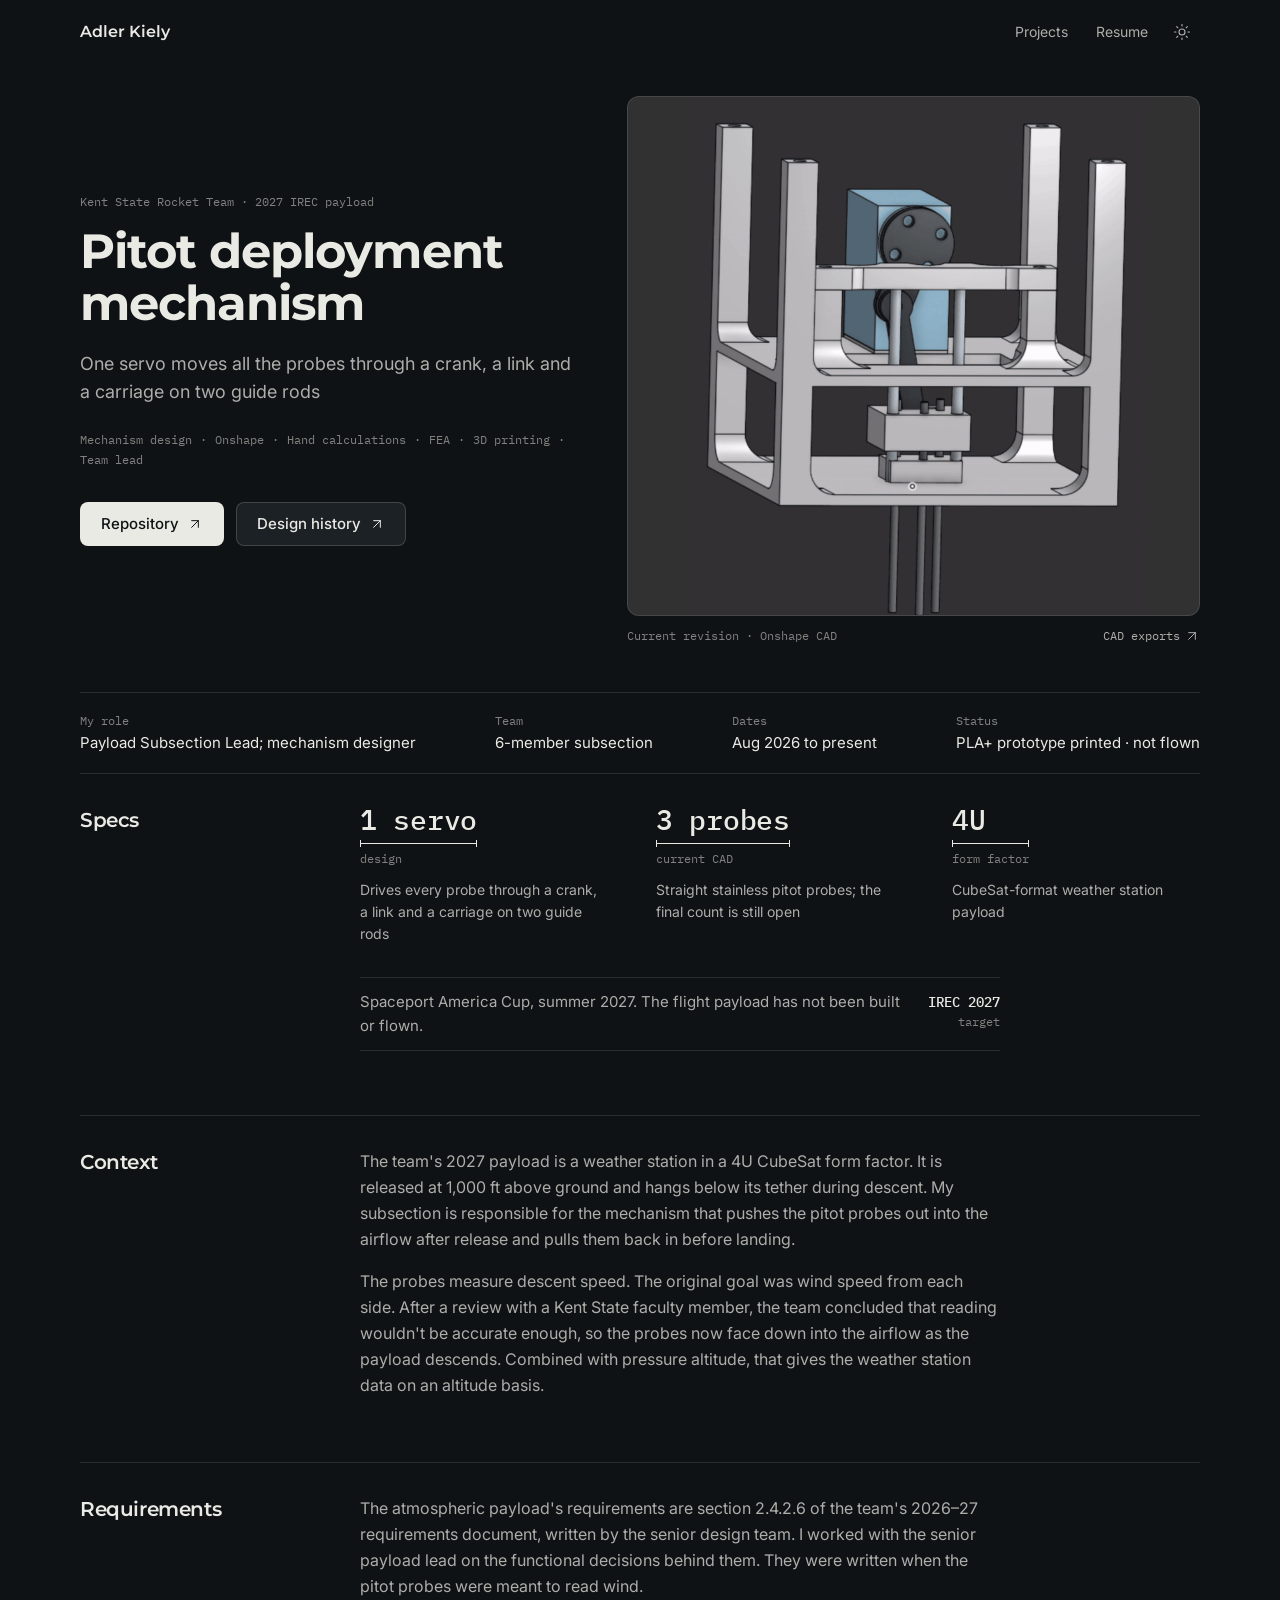
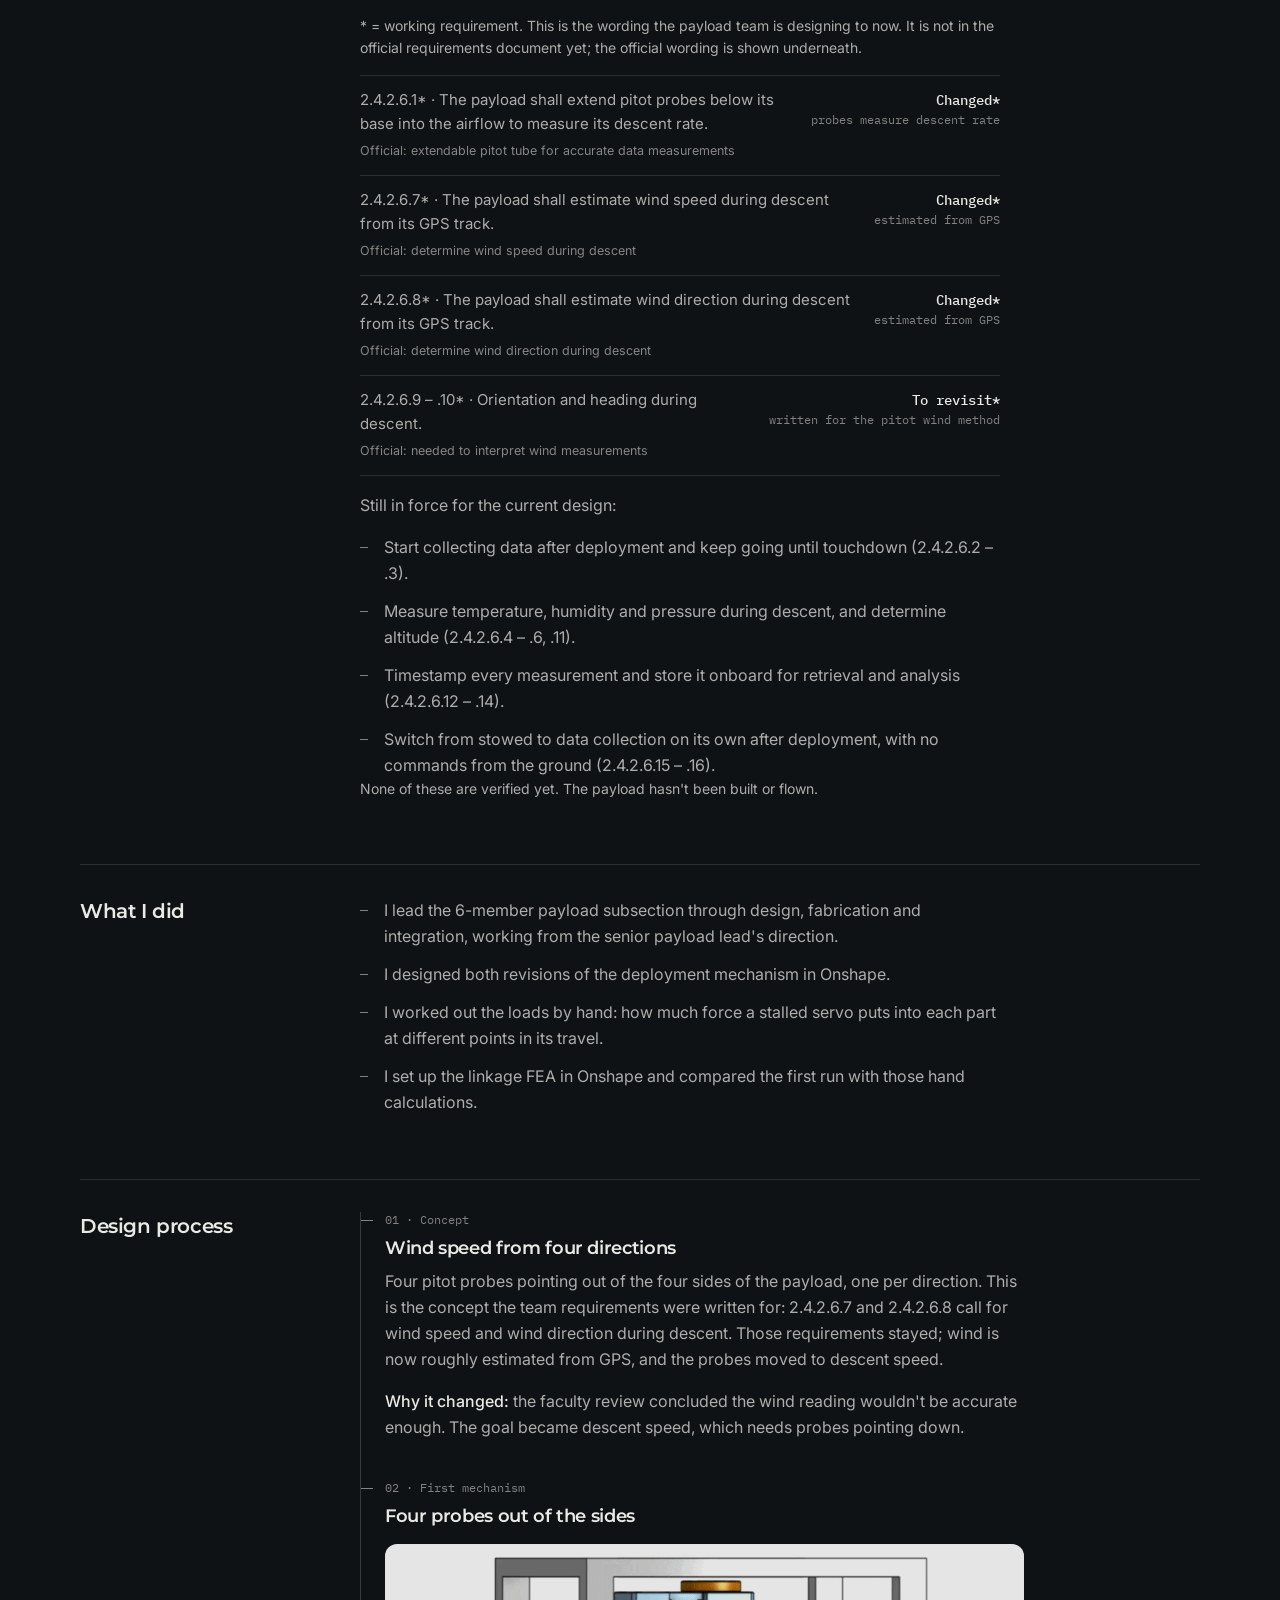
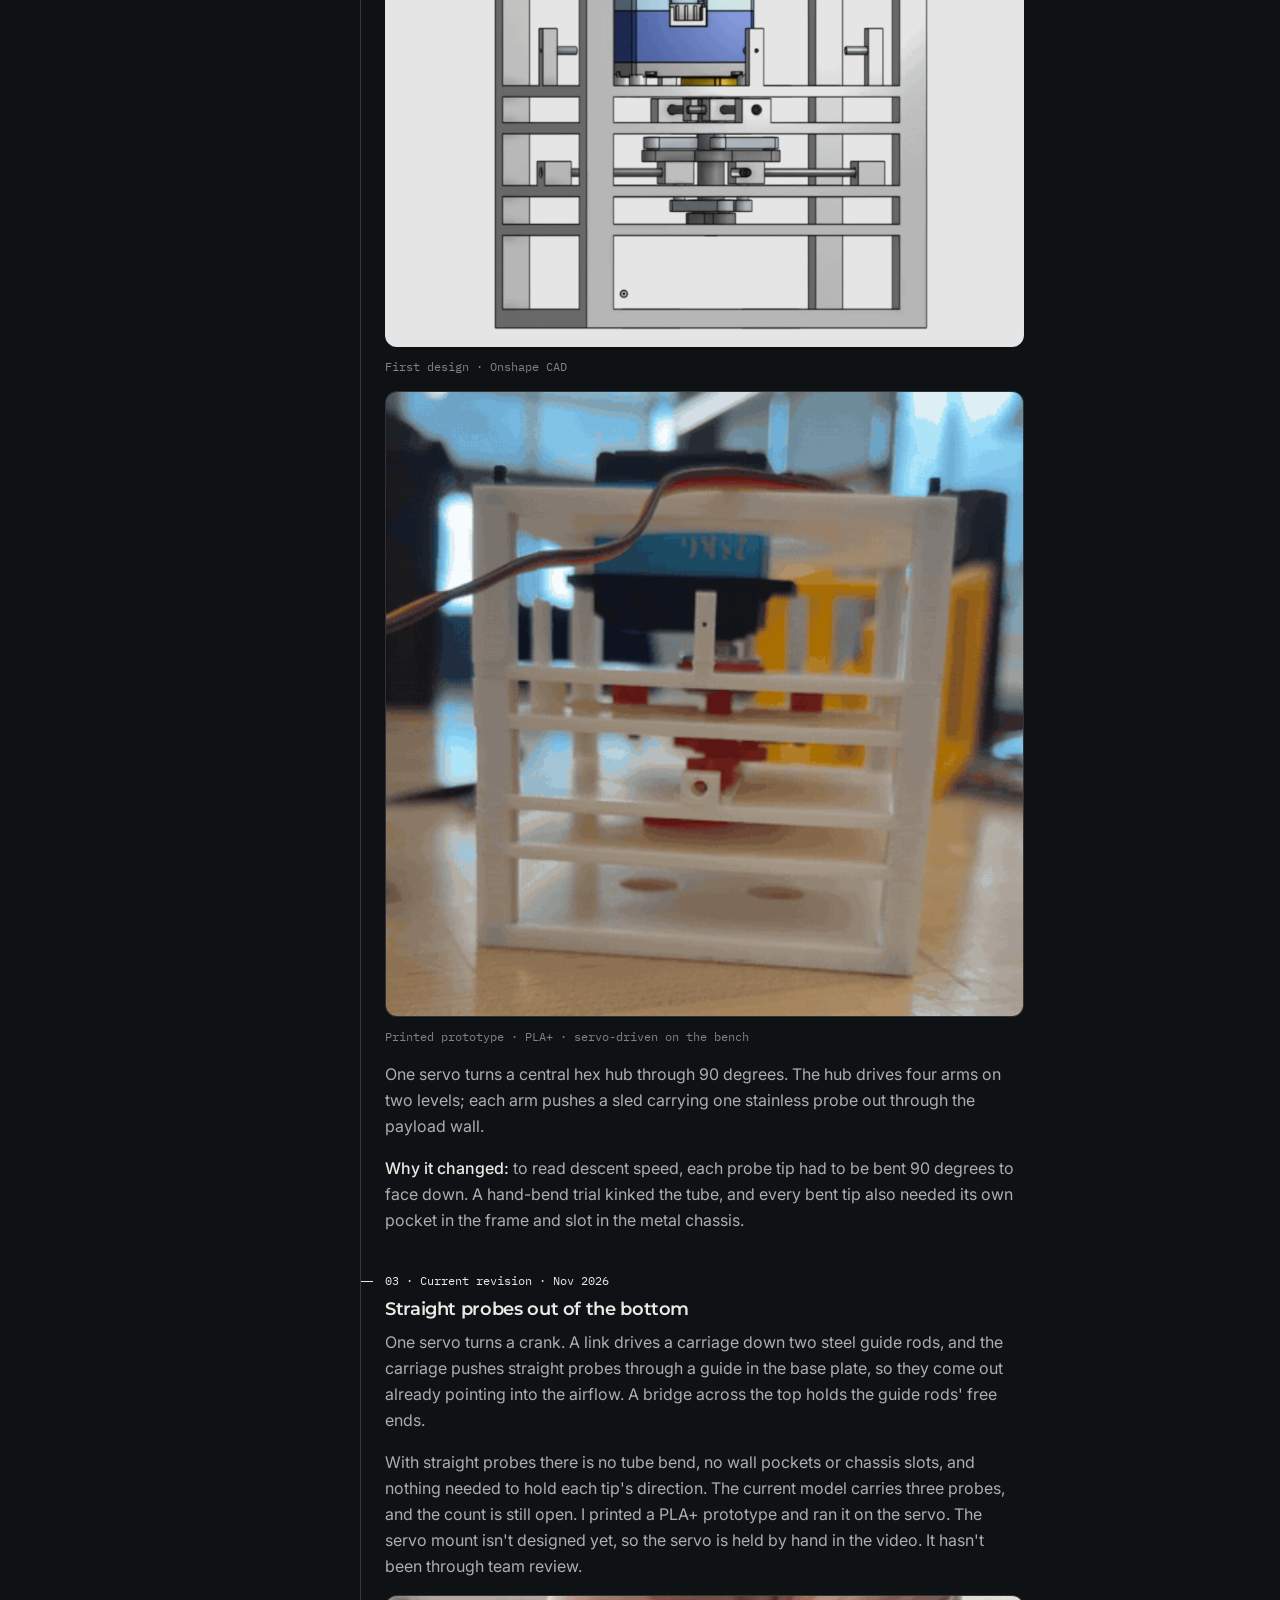
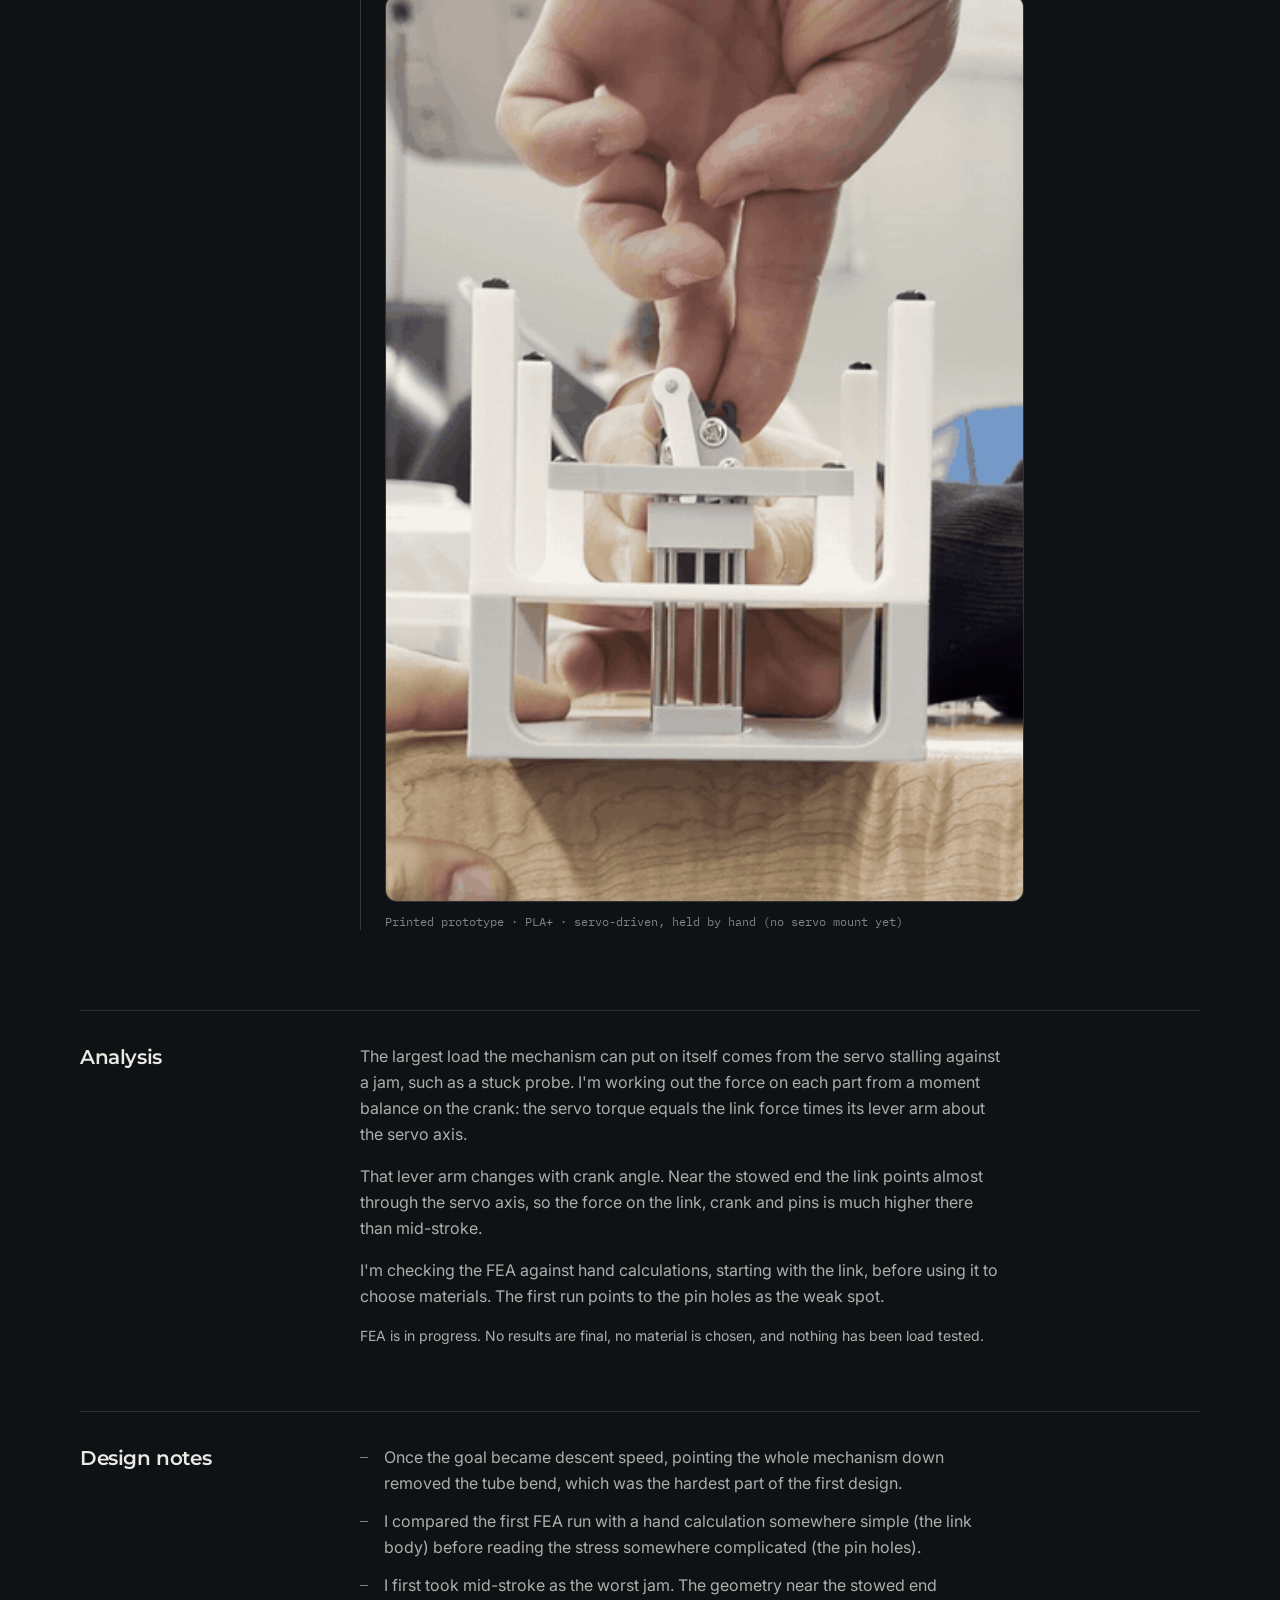
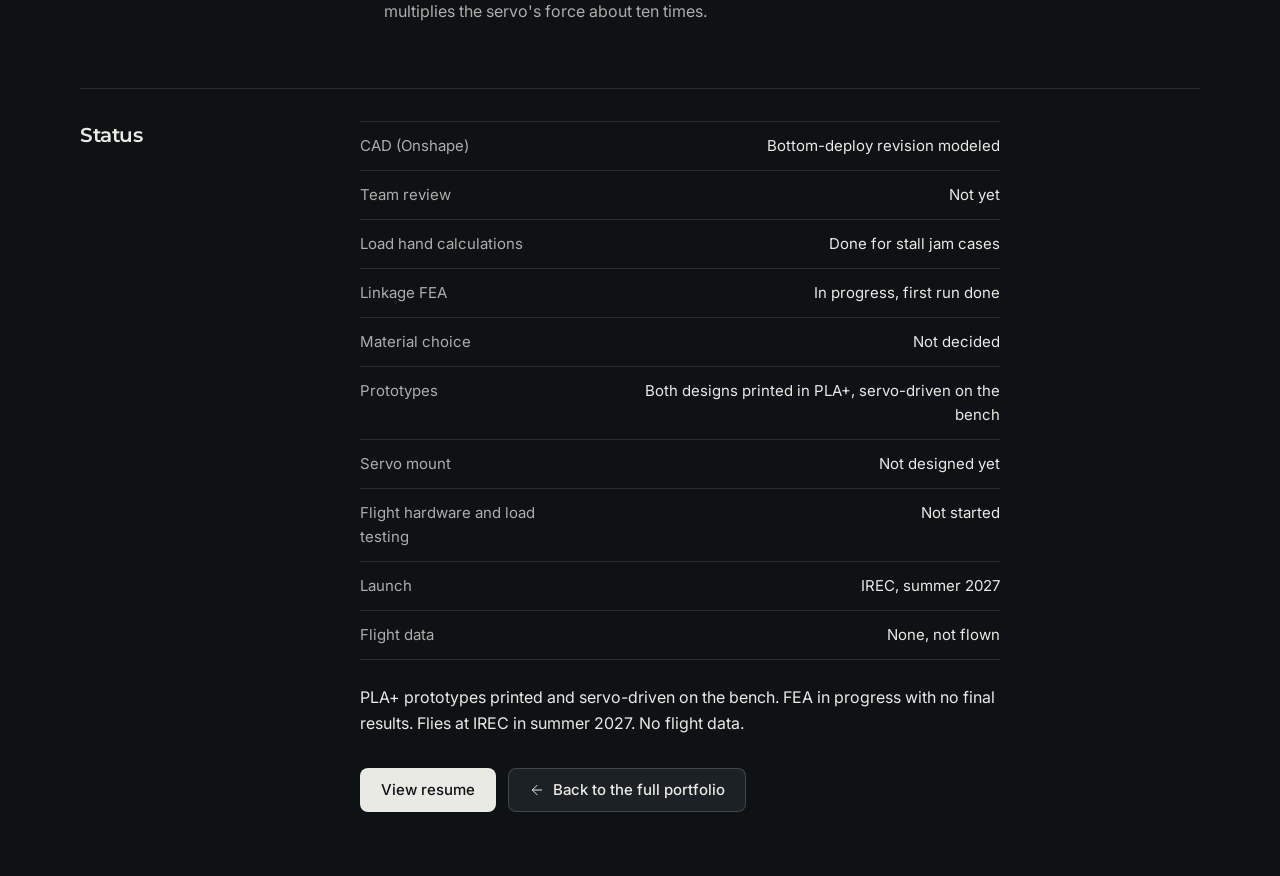
<file: payload/index.html>
<!doctype html>
<html lang="en">
<head>
<meta charset="utf-8">
<meta name="viewport" content="width=device-width, initial-scale=1">
<title>2027 IREC payload: pitot deployment mechanism · Adler Kiely</title>
<meta name="description" content="A single servo drives a crank and carriage that pushes straight pitot probes out of the bottom of a CubeSat-format payload. PLA+ prototype printed; not flown yet.">
<meta property="og:type" content="article">
<meta property="og:title" content="2027 IREC payload: pitot deployment mechanism">
<meta property="og:description" content="A single servo drives a crank and carriage that pushes straight pitot probes out of the bottom of a CubeSat-format payload. PLA+ prototype printed; not flown yet.">
<meta property="og:image" content="https://adlerkiely-afk.github.io/images/payload-bottom-deploy.gif">
<meta property="og:url" content="https://adlerkiely-afk.github.io/payload/">
<meta name="twitter:card" content="summary_large_image">
<link rel="preconnect" href="https://fonts.googleapis.com">
<link rel="preconnect" href="https://fonts.gstatic.com" crossorigin>
<link href="https://fonts.googleapis.com/css2?family=Montserrat:wght@500;600;700&family=Inter:wght@400;500;600&family=IBM+Plex+Mono:wght@400;500&display=swap" rel="stylesheet">
<link rel="stylesheet" href="../assets/tokens.css">
<link rel="stylesheet" href="../assets/project.css">
<script>try{var t=localStorage.getItem('theme');if(t)document.documentElement.dataset.theme=t;}catch(e){}</script>
</head>
<body>
<div class="wrap">

<header class="top">
  <a class="brand" href="../">Adler Kiely</a>
  <nav aria-label="Site"><a href="../#projects">Projects</a><a href="../resume/">Resume</a></nav>
  <button class="tog" id="tog" type="button" aria-label="Switch between light and dark theme">
    <svg class="ico sun" viewBox="0 0 24 24" aria-hidden="true"><circle cx="12" cy="12" r="4"/><path d="M12 2v2"/><path d="M12 20v2"/><path d="m4.93 4.93 1.41 1.41"/><path d="m17.66 17.66 1.41 1.41"/><path d="M2 12h2"/><path d="M20 12h2"/><path d="m6.34 17.66-1.41 1.41"/><path d="m19.07 4.93-1.41 1.41"/></svg>
    <svg class="ico moon" viewBox="0 0 24 24" aria-hidden="true"><path d="M12 3a6 6 0 0 0 9 9 9 9 0 1 1-9-9Z"/></svg>
  </button>
</header>

<main>
  <div class="hero">
    <div>
      <p class="kicker rise" style="--i:0">Kent State Rocket Team · 2027 IREC payload</p>
      <h1 class="rise" style="--i:1">Pitot deployment mechanism</h1>
      <p class="sub rise" style="--i:2">One servo moves all the probes through a crank, a link and a carriage on two guide rods</p>
      <ul class="tags rise" style="--i:3"><li>Mechanism design</li><li>Onshape</li><li>Hand calculations</li><li>FEA</li><li>3D printing</li><li>Team lead</li></ul>
      <div class="actions rise" style="--i:4">
        <a class="btn primary" href="https://github.com/adlerkiely-afk/PayloadProject">Repository<svg class="ico" viewBox="0 0 24 24" aria-hidden="true"><path d="M7 7h10v10"/><path d="M7 17 17 7"/></svg></a>
        <a class="btn secondary" href="https://github.com/adlerkiely-afk/PayloadProject/blob/main/payload/docs/design-history.md">Design history<svg class="ico" viewBox="0 0 24 24" aria-hidden="true"><path d="M7 7h10v10"/><path d="M7 17 17 7"/></svg></a>
      </div>
    </div>
    <figure class="plate rise" style="--i:5">
      <div class="view cad"><img src="../images/payload-bottom-deploy.gif" width="720" height="812" fetchpriority="high" alt="CAD animation of a servo crank and link driving a carriage down two guide rods, pushing straight pitot probes out of the bottom of the payload frame"></div>
      <figcaption><span>Current revision · Onshape CAD</span><a href="https://github.com/adlerkiely-afk/PayloadProject/tree/main/payload/mechanism/cad/bottom-deploy">CAD exports<svg class="ico" viewBox="0 0 24 24" aria-hidden="true"><path d="M7 7h10v10"/><path d="M7 17 17 7"/></svg></a></figcaption>
    </figure>
  </div>

  <dl class="block">
    <div><dt>My role</dt><dd>Payload Subsection Lead; mechanism designer</dd></div>
    <div><dt>Team</dt><dd>6-member subsection</dd></div>
    <div><dt>Dates</dt><dd>Aug 2026 to present</dd></div>
    <div><dt>Status</dt><dd>PLA+ prototype printed · not flown</dd></div>
  </dl>

  <section class="sec">
    <h2>Specs</h2>
    <div class="body">
      <div class="figs">
        <div class="fig">
          <span class="dim"><b>1 servo</b><i>design</i></span>
          <p>Drives every probe through a crank, a link and a carriage on two guide rods</p>
        </div>
        <div class="fig">
          <span class="dim"><b>3 probes</b><i>current CAD</i></span>
          <p>Straight stainless pitot probes; the final count is still open</p>
        </div>
        <div class="fig">
          <span class="dim"><b>4U</b><i>form factor</i></span>
          <p>CubeSat-format weather station payload</p>
        </div>
      </div>
      <dl class="rows">
        <div><dt>Spaceport America Cup, summer 2027. The flight payload has not been built or flown.</dt><dd>IREC 2027<small>target</small></dd></div>
      </dl>
    </div>
  </section>

  <section class="sec">
    <h2>Context</h2>
    <div class="body">
      <p>The team's 2027 payload is a weather station in a 4U CubeSat form factor. It is released at 1,000 ft above ground and hangs below its tether during descent. My subsection is responsible for the mechanism that pushes the pitot probes out into the airflow after release and pulls them back in before landing.</p>
      <p>The probes measure descent speed. The original goal was wind speed from each side. After a review with a Kent State faculty member, the team concluded that reading wouldn't be accurate enough, so the probes now face down into the airflow as the payload descends. Combined with pressure altitude, that gives the weather station data on an altitude basis.</p>
    </div>
  </section>

  <section class="sec">
    <h2>Requirements</h2>
    <div class="body">
      <p>The atmospheric payload's requirements are section 2.4.2.6 of the team's 2026–27 requirements document, written by the senior design team. I worked with the senior payload lead on the functional decisions behind them. They were written when the pitot probes were meant to read wind.</p>
      <p class="note">* = working requirement. This is the wording the payload team is designing to now. It is not in the official requirements document yet; the official wording is shown underneath.</p>
      <dl class="rows">
        <div><dt>2.4.2.6.1* · The payload shall extend pitot probes below its base into the airflow to measure its descent rate.<small style="display:block;margin-top:3px;opacity:.75">Official: extendable pitot tube for accurate data measurements</small></dt><dd>Changed*<small>probes measure descent rate</small></dd></div>
        <div><dt>2.4.2.6.7* · The payload shall estimate wind speed during descent from its GPS track.<small style="display:block;margin-top:3px;opacity:.75">Official: determine wind speed during descent</small></dt><dd>Changed*<small>estimated from GPS</small></dd></div>
        <div><dt>2.4.2.6.8* · The payload shall estimate wind direction during descent from its GPS track.<small style="display:block;margin-top:3px;opacity:.75">Official: determine wind direction during descent</small></dt><dd>Changed*<small>estimated from GPS</small></dd></div>
        <div><dt>2.4.2.6.9 – .10* · Orientation and heading during descent.<small style="display:block;margin-top:3px;opacity:.75">Official: needed to interpret wind measurements</small></dt><dd>To revisit*<small>written for the pitot wind method</small></dd></div>
      </dl>
      <p>Still in force for the current design:</p>
      <ul class="pts">
        <li>Start collecting data after deployment and keep going until touchdown (2.4.2.6.2 – .3).</li>
        <li>Measure temperature, humidity and pressure during descent, and determine altitude (2.4.2.6.4 – .6, .11).</li>
        <li>Timestamp every measurement and store it onboard for retrieval and analysis (2.4.2.6.12 – .14).</li>
        <li>Switch from stowed to data collection on its own after deployment, with no commands from the ground (2.4.2.6.15 – .16).</li>
      </ul>
      <p class="note">None of these are verified yet. The payload hasn't been built or flown.</p>
    </div>
  </section>

  <section class="sec">
    <h2>What I did</h2>
    <div class="body">
      <ul class="pts">
        <li>I lead the 6-member payload subsection through design, fabrication and integration, working from the senior payload lead's direction.</li>
        <li>I designed both revisions of the deployment mechanism in Onshape.</li>
        <li>I worked out the loads by hand: how much force a stalled servo puts into each part at different points in its travel.</li>
        <li>I set up the linkage FEA in Onshape and compared the first run with those hand calculations.</li>
      </ul>
    </div>
  </section>

  <section class="sec">
    <h2>Design process</h2>
    <div class="body">
      <ol class="tl">
        <li class="step">
          <p class="label">01 · Concept</p>
          <h3>Wind speed from four directions</h3>
          <p>Four pitot probes pointing out of the four sides of the payload, one per direction. This is the concept the team requirements were written for: 2.4.2.6.7 and 2.4.2.6.8 call for wind speed and wind direction during descent. Those requirements stayed; wind is now roughly estimated from GPS, and the probes moved to descent speed.</p>
          <p><strong>Why it changed:</strong> the faculty review concluded the wind reading wouldn't be accurate enough. The goal became descent speed, which needs probes pointing down.</p>
        </li>
        <li class="step">
          <p class="label">02 · First mechanism</p>
          <h3>Four probes out of the sides</h3>
          <figure class="plate">
            <div class="view cad light"><img src="../images/payload.gif" width="800" height="503" loading="lazy" alt="CAD animation of the first design: a servo-driven linkage pushing four pitot probes out of the sides of a CubeSat-format payload frame"></div>
            <figcaption><span>First design · Onshape CAD</span></figcaption>
          </figure>
          <figure class="plate">
            <div class="view"><img src="../images/proto1-side-deploy.gif" width="400" height="392" loading="lazy" alt="Printed PLA+ prototype of the first design: a servo drives the linkage and sleds inside a printed frame"></div>
            <figcaption><span>Printed prototype · PLA+ · servo-driven on the bench</span></figcaption>
          </figure>
          <p>One servo turns a central hex hub through 90 degrees. The hub drives four arms on two levels; each arm pushes a sled carrying one stainless probe out through the payload wall.</p>
          <p><strong>Why it changed:</strong> to read descent speed, each probe tip had to be bent 90 degrees to face down. A hand-bend trial kinked the tube, and every bent tip also needed its own pocket in the frame and slot in the metal chassis.</p>
        </li>
        <li class="step now">
          <p class="label">03 · Current revision · Nov 2026</p>
          <h3>Straight probes out of the bottom</h3>
          <p>One servo turns a crank. A link drives a carriage down two steel guide rods, and the carriage pushes straight probes through a guide in the base plate, so they come out already pointing into the airflow. A bridge across the top holds the guide rods' free ends.</p>
          <p>With straight probes there is no tube bend, no wall pockets or chassis slots, and nothing needed to hold each tip's direction. The current model carries three probes, and the count is still open. I printed a PLA+ prototype and ran it on the servo. The servo mount isn't designed yet, so the servo is held by hand in the video. It hasn't been through team review.</p>
          <figure class="plate">
            <div class="view"><img src="../images/proto2-bottom-deploy.gif" width="380" height="540" loading="lazy" alt="Printed PLA+ prototype of the bottom-deploy mechanism: the servo turns the crank and the carriage pushes three probes out through the base"></div>
            <figcaption><span>Printed prototype · PLA+ · servo-driven, held by hand (no servo mount yet)</span></figcaption>
          </figure>
        </li>
      </ol>
    </div>
  </section>

  <section class="sec">
    <h2>Analysis</h2>
    <div class="body">
      <p>The largest load the mechanism can put on itself comes from the servo stalling against a jam, such as a stuck probe. I'm working out the force on each part from a moment balance on the crank: the servo torque equals the link force times its lever arm about the servo axis.</p>
      <p>That lever arm changes with crank angle. Near the stowed end the link points almost through the servo axis, so the force on the link, crank and pins is much higher there than mid-stroke.</p>
      <p>I'm checking the FEA against hand calculations, starting with the link, before using it to choose materials. The first run points to the pin holes as the weak spot.</p>
      <p class="note">FEA is in progress. No results are final, no material is chosen, and nothing has been load tested.</p>
    </div>
  </section>

  <section class="sec">
    <h2>Design notes</h2>
    <div class="body">
      <ul class="pts">
        <li>Once the goal became descent speed, pointing the whole mechanism down removed the tube bend, which was the hardest part of the first design.</li>
        <li>I compared the first FEA run with a hand calculation somewhere simple (the link body) before reading the stress somewhere complicated (the pin holes).</li>
        <li>I first took mid-stroke as the worst jam. The geometry near the stowed end multiplies the servo's force about ten times.</li>
      </ul>
    </div>
  </section>

  <section class="sec">
    <h2>Status</h2>
    <div class="body">
      <table class="status">
        <tr><th scope="row">CAD (Onshape)</th><td>Bottom-deploy revision modeled</td></tr>
        <tr><th scope="row">Team review</th><td>Not yet</td></tr>
        <tr><th scope="row">Load hand calculations</th><td>Done for stall jam cases</td></tr>
        <tr><th scope="row">Linkage FEA</th><td>In progress, first run done</td></tr>
        <tr><th scope="row">Material choice</th><td>Not decided</td></tr>
        <tr><th scope="row">Prototypes</th><td>Both designs printed in PLA+, servo-driven on the bench</td></tr>
        <tr><th scope="row">Servo mount</th><td>Not designed yet</td></tr>
        <tr><th scope="row">Flight hardware and load testing</th><td>Not started</td></tr>
        <tr><th scope="row">Launch</th><td>IREC, summer 2027</td></tr>
        <tr><th scope="row">Flight data</th><td>None, not flown</td></tr>
      </table>
      <p class="state">PLA+ prototypes printed and servo-driven on the bench. FEA in progress with no final results. Flies at IREC in summer 2027. No flight data.</p>
      <div class="actions">
        <a class="btn primary" href="../resume/">View resume</a>
        <a class="btn secondary" href="../#projects"><svg class="ico" viewBox="0 0 24 24" aria-hidden="true"><path d="m12 19-7-7 7-7"/><path d="M19 12H5"/></svg>Back to the full portfolio</a>
      </div>
    </div>
  </section>
</main>

</div>
<script>
  document.getElementById('tog').addEventListener('click',function(){var r=document.documentElement,n=r.dataset.theme==='light'?'dark':'light';r.dataset.theme=n;try{localStorage.setItem('theme',n);}catch(e){}});
</script>
</body>
</html>
</file>
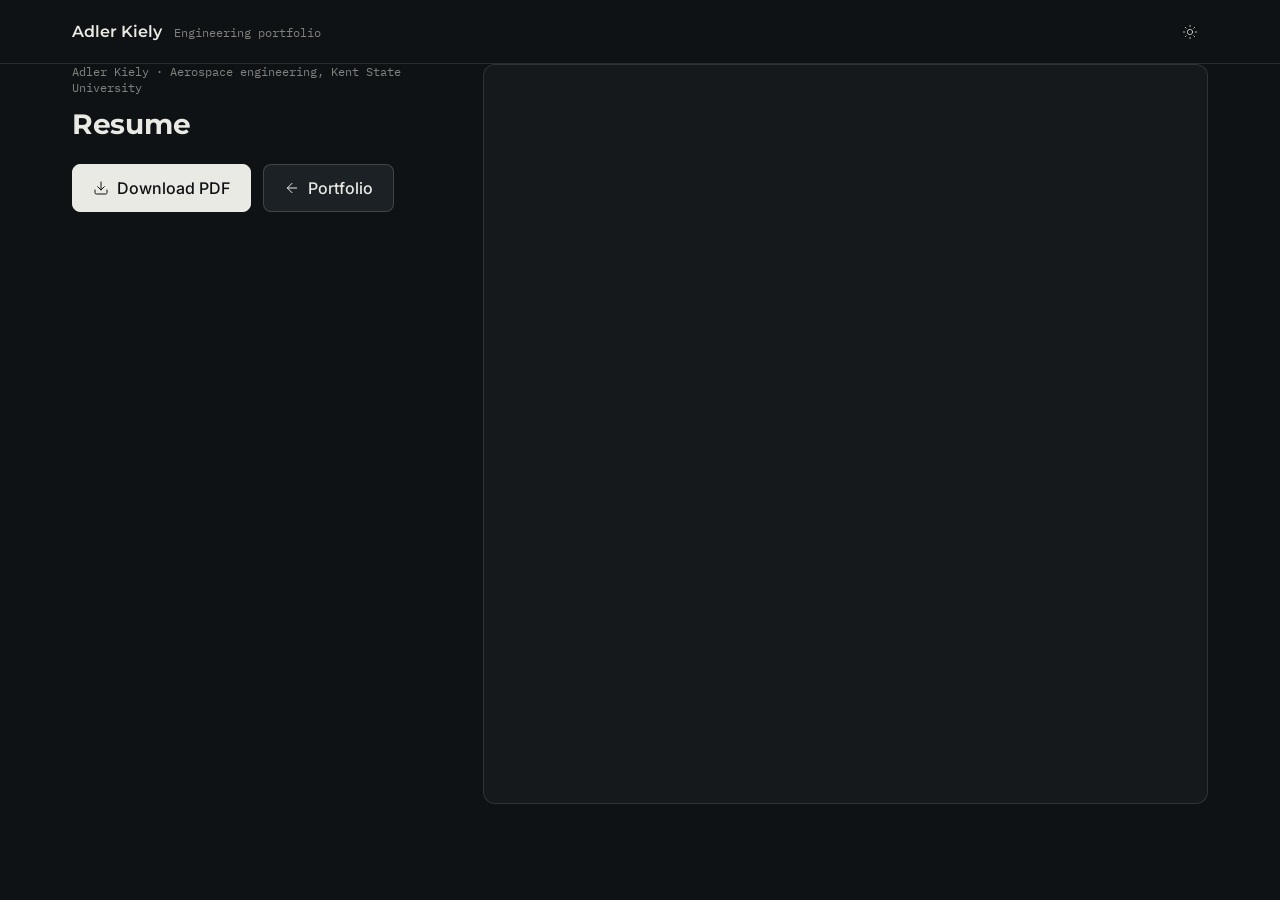
<file: resume/index.html>
<!doctype html>
<html lang="en">
<head>
<meta charset="utf-8">
<meta name="viewport" content="width=device-width, initial-scale=1">
<title>Resume · Adler Kiely</title>
<meta name="description" content="Resume of Adler Kiely, aerospace engineering student at Kent State University, seeking a summer 2027 internship.">
<meta property="og:type" content="article">
<meta property="og:title" content="Adler Kiely · Resume">
<meta property="og:description" content="Aerospace engineering student at Kent State University (4.0 GPA). Payload Subsection Lead, Kent State Rocket Team. Seeking a summer 2027 internship.">
<meta property="og:image" content="https://adlerkiely-afk.github.io/images/wiref.png">
<meta property="og:url" content="https://adlerkiely-afk.github.io/resume/">
<link rel="preconnect" href="https://fonts.googleapis.com">
<link rel="preconnect" href="https://fonts.gstatic.com" crossorigin>
<link href="https://fonts.googleapis.com/css2?family=Montserrat:wght@500;600;700&family=Inter:wght@400;500;600&family=IBM+Plex+Mono:wght@400;500&display=swap" rel="stylesheet">
<link rel="stylesheet" href="../assets/tokens.css">
<script>document.documentElement.classList.add('js');try{var t=localStorage.getItem('theme');if(t)document.documentElement.dataset.theme=t;}catch(e){}</script>
<style>
  *,*::before,*::after{box-sizing:border-box}
  html{color-scheme:dark;-webkit-text-size-adjust:100%}
  :root[data-theme="light"]{color-scheme:light}
  body{margin:0;background:var(--bg);color:var(--text);font:400 16px/26px var(--sans);-webkit-font-smoothing:antialiased}
  h1,p{margin:0}
  a{color:inherit}
  :focus-visible{outline:2px solid var(--accent);outline-offset:2px}
  ::selection{background:var(--accent);color:var(--accent-ink)}
  .wrap{width:100%;max-width:1200px;margin:0 auto;padding:0 32px}
  .meta{font:400 12px/16px var(--mono);color:var(--text-3)}
  .ic{width:16px;height:16px;flex:none;fill:none;stroke:currentColor;stroke-width:1.5;stroke-linecap:round;stroke-linejoin:round}

  /* header */
  .top{position:sticky;top:0;z-index:40;height:64px;background:var(--bg);border-bottom:1px solid var(--line)}
  .top .wrap{display:flex;align-items:center;gap:8px;height:100%}
  .brand{display:flex;align-items:baseline;gap:12px;margin-right:auto;text-decoration:none}
  .brand b{font: 600 16px/24px var(--display)}
  .brand span{font:400 12px/16px var(--mono);color:var(--text-3)}
  .icon-btn{display:grid;place-items:center;width:36px;height:36px;padding:0;border:0;border-radius:var(--r-ctl);background:none;color:var(--text-2);cursor:pointer;transition:color var(--fast) var(--ease),background-color var(--fast) var(--ease)}
  .icon-btn:hover{color:var(--text);background:var(--raised)}
  .tog .moon{display:none}
  :root[data-theme="light"] .tog .sun{display:none}
  :root[data-theme="light"] .tog .moon{display:block}
  html:not(.js) .tog{display:none}

  /* buttons */
  .btn{display:inline-flex;align-items:center;justify-content:center;gap:8px;height:48px;padding:0 20px;border:1px solid var(--btn-bg);border-radius:var(--r-ctl);background:var(--btn-bg);color:var(--btn-text);font:500 16px/24px var(--sans);text-decoration:none;white-space:nowrap;transition:background-color var(--fast) var(--ease),border-color var(--fast) var(--ease),transform var(--fast) var(--ease)}
  .btn:hover{background:color-mix(in srgb,var(--btn-bg) 86%,var(--bg));border-color:color-mix(in srgb,var(--btn-bg) 86%,var(--bg))}
  .btn:active{transform:scale(.98)}
  .btn.alt{background:var(--raised);border-color:var(--line-2);color:var(--text)}
  .btn.alt:hover{background:color-mix(in srgb,var(--raised) 92%,var(--text));border-color:var(--text-3)}
  .actions{display:flex;flex-wrap:wrap;gap:12px;margin-top:24px}

  /* page */
  main{display:grid;grid-template-columns:minmax(0,4fr) minmax(0,8fr);gap:32px 48px;align-items:start;padding-top:48px;padding-bottom:48px}
  h1{margin-top:12px;font: 700 28px/32px var(--display);letter-spacing:-0.01em}
  iframe{display:block;width:100%;height:min(1100px,calc(100svh - 160px));min-height:480px;border:1px solid var(--line);border-radius:var(--r-card);background:var(--card)}

  @media (max-width:959px){
    .wrap{padding:0 20px}
    .brand span{display:none}
    main{grid-template-columns:minmax(0,1fr);padding-top:32px;padding-bottom:32px}
  }
  @media print{
    .top,.actions{display:none}
  }
</style>
</head>
<body>

<svg width="0" height="0" style="position:absolute" aria-hidden="true"><defs>
  <symbol id="i-sun" viewBox="0 0 24 24"><circle cx="12" cy="12" r="4"/><path d="M12 2v2M12 20v2M4.93 4.93l1.41 1.41M17.66 17.66l1.41 1.41M2 12h2M20 12h2M6.34 17.66l-1.41 1.41M19.07 4.93l-1.41 1.41"/></symbol>
  <symbol id="i-moon" viewBox="0 0 24 24"><path d="M12 3a6 6 0 0 0 9 9 9 9 0 1 1-9-9Z"/></symbol>
  <symbol id="i-download" viewBox="0 0 24 24"><path d="M21 15v4a2 2 0 0 1-2 2H5a2 2 0 0 1-2-2v-4M7 10l5 5 5-5M12 15V3"/></symbol>
  <symbol id="i-arrow-left" viewBox="0 0 24 24"><path d="M19 12H5M12 19l-7-7 7-7"/></symbol>
</defs></svg>

<header class="top"><div class="wrap">
  <a class="brand" href="../"><b>Adler Kiely</b><span>Engineering portfolio</span></a>
  <button class="icon-btn tog" id="tog" type="button" aria-label="Switch between light and dark theme"><svg class="ic sun" aria-hidden="true"><use href="#i-sun"/></svg><svg class="ic moon" aria-hidden="true"><use href="#i-moon"/></svg></button>
</div></header>

<main class="wrap">
  <div>
    <p class="meta">Adler Kiely · Aerospace engineering, Kent State University</p>
    <h1>Resume</h1>
    <div class="actions"><a class="btn" href="Adler_Kiely_Resume.pdf"><svg class="ic" aria-hidden="true"><use href="#i-download"/></svg>Download PDF</a><a class="btn alt" href="../"><svg class="ic" aria-hidden="true"><use href="#i-arrow-left"/></svg>Portfolio</a></div>
  </div>
  <iframe src="Adler_Kiely_Resume.pdf" title="Adler Kiely resume"></iframe>
</main>

<script>
document.getElementById('tog').addEventListener('click',function(){
  var r=document.documentElement,n=r.dataset.theme==='light'?'dark':'light';
  r.dataset.theme=n;
  try{localStorage.setItem('theme',n);}catch(e){}
});
</script>
</body>
</html>
</file>
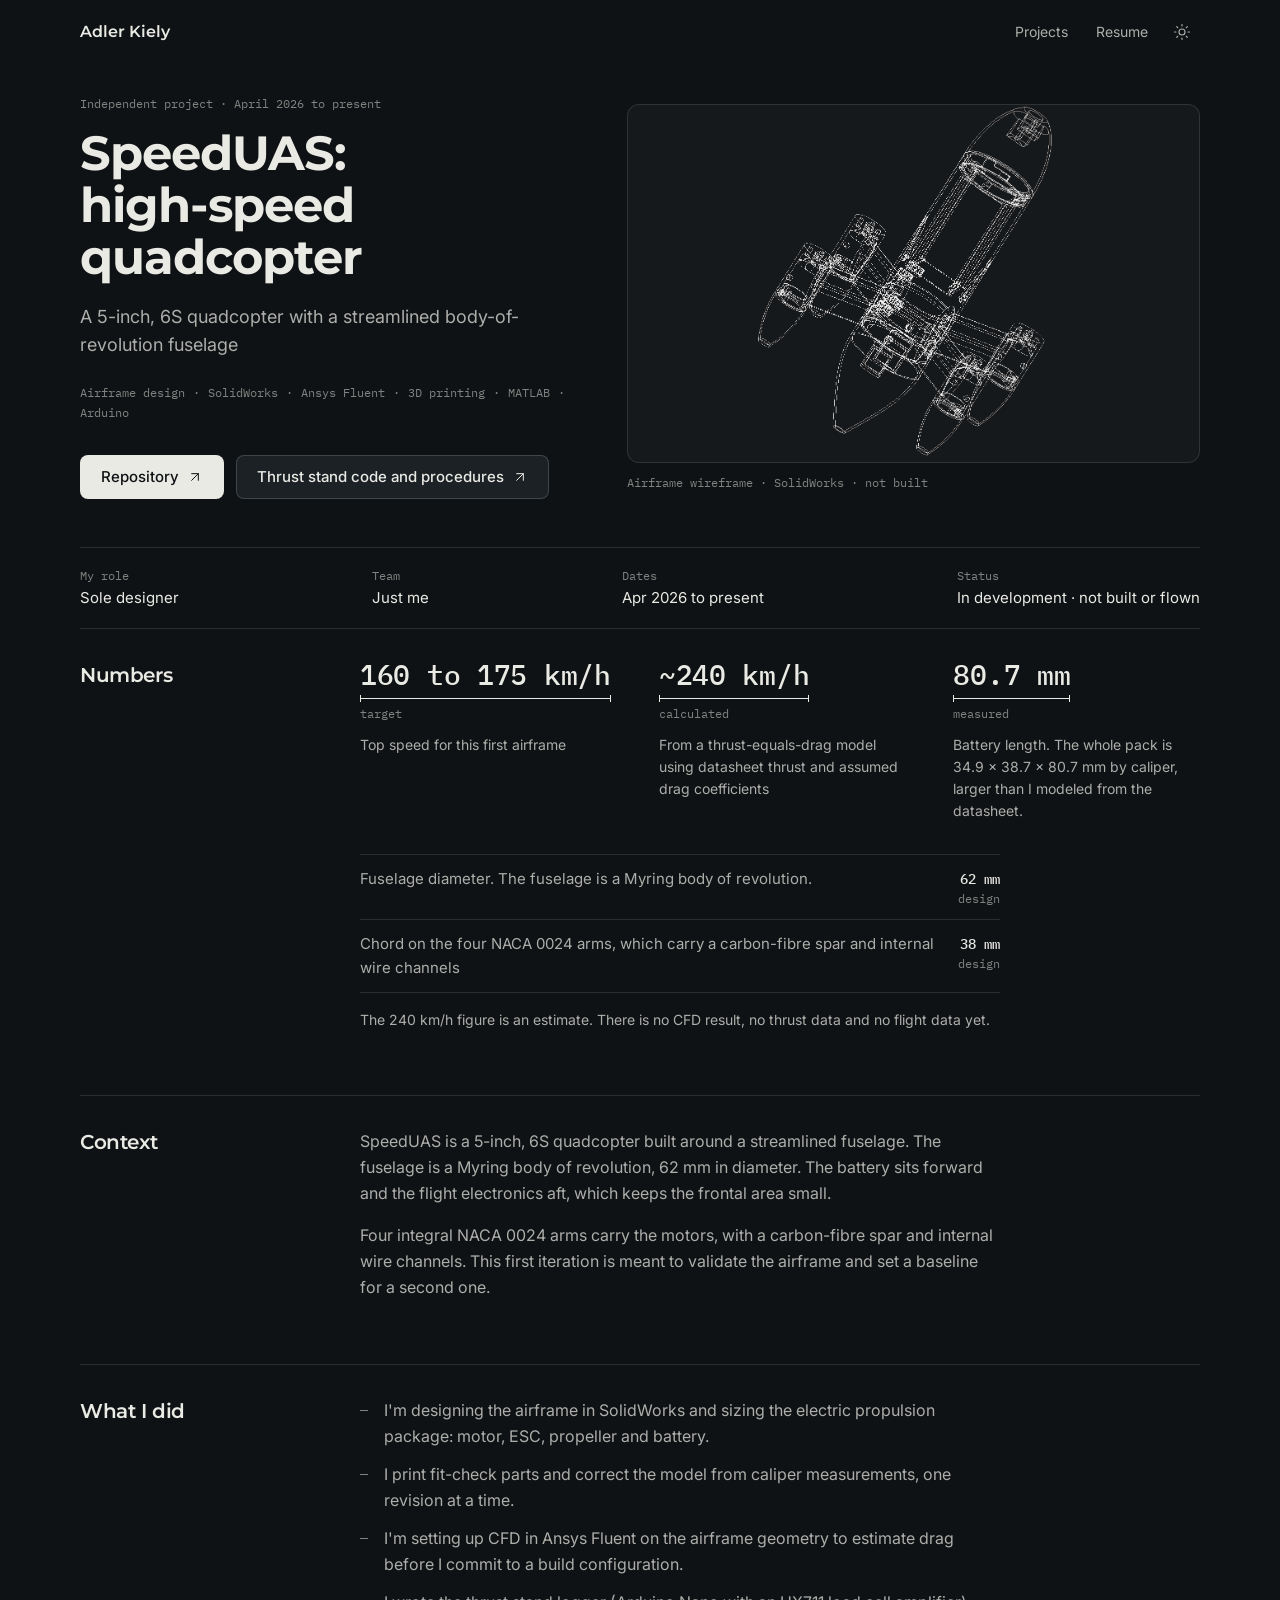
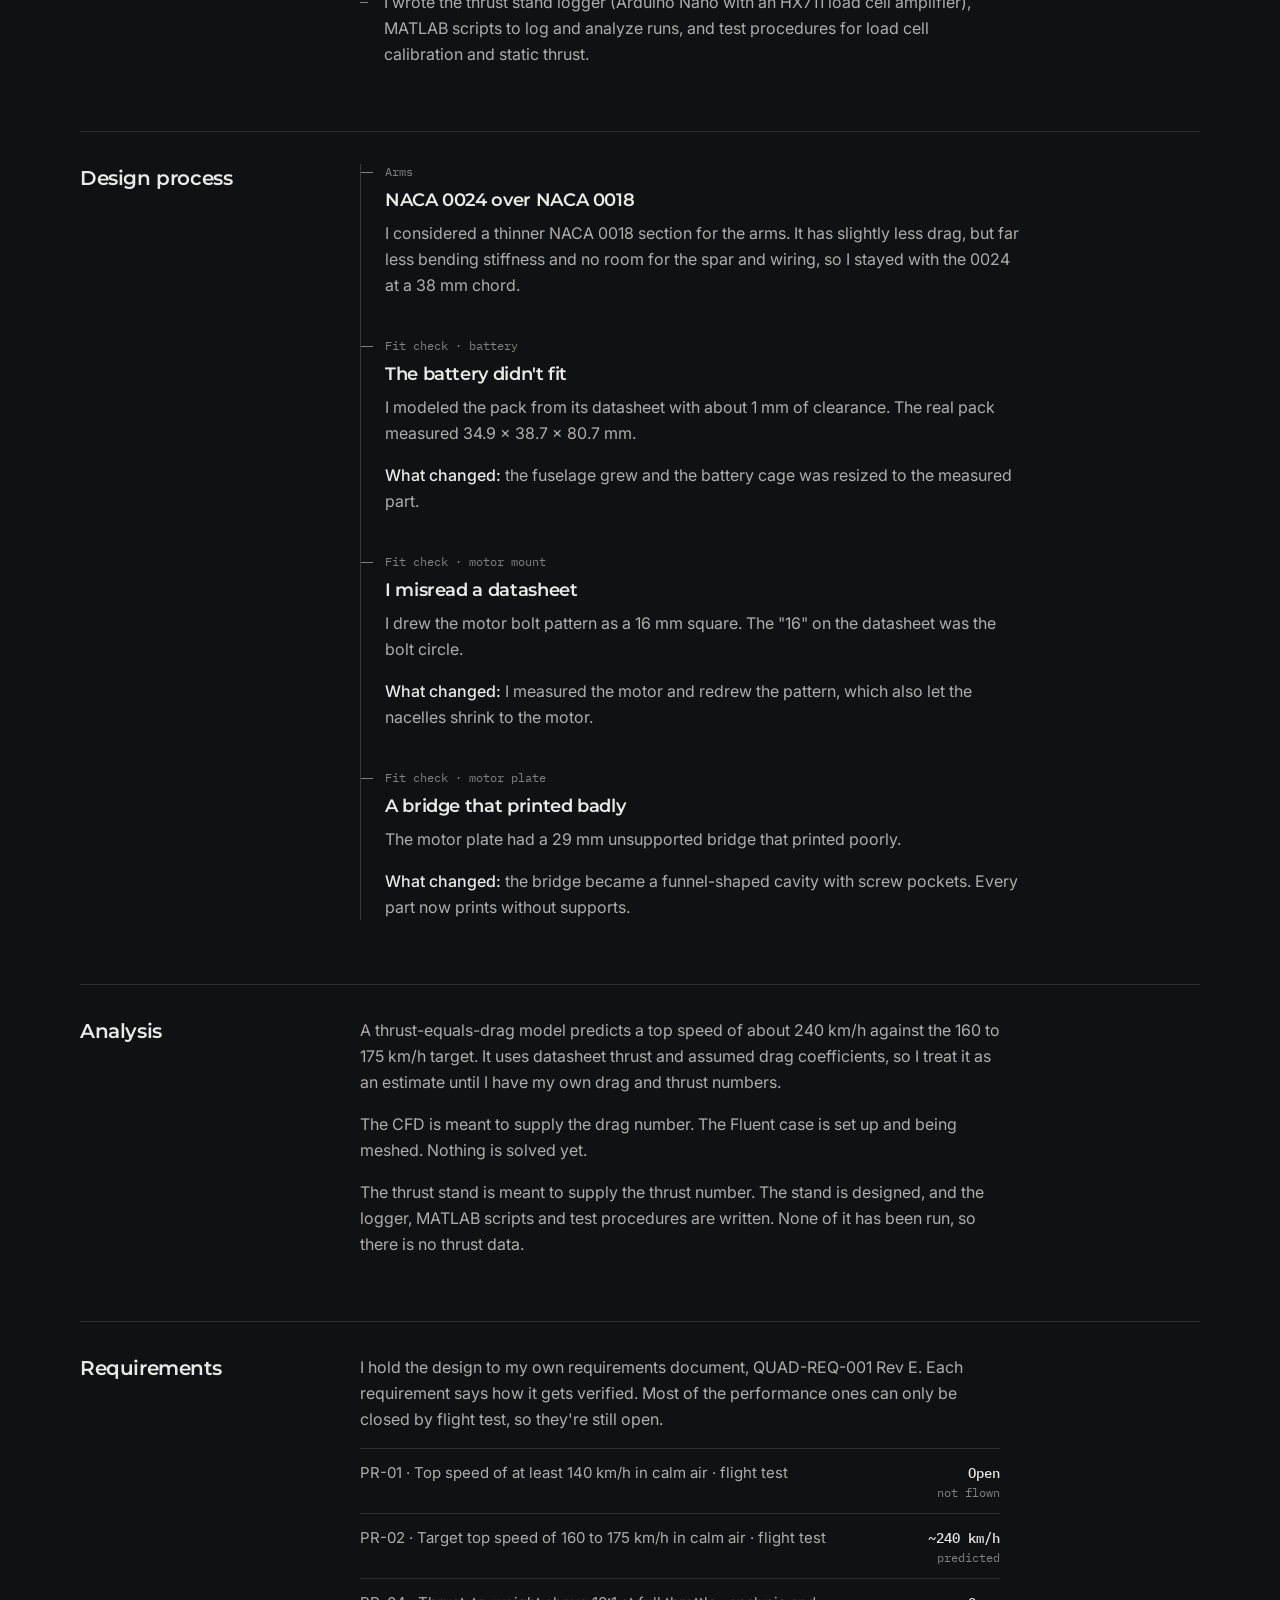
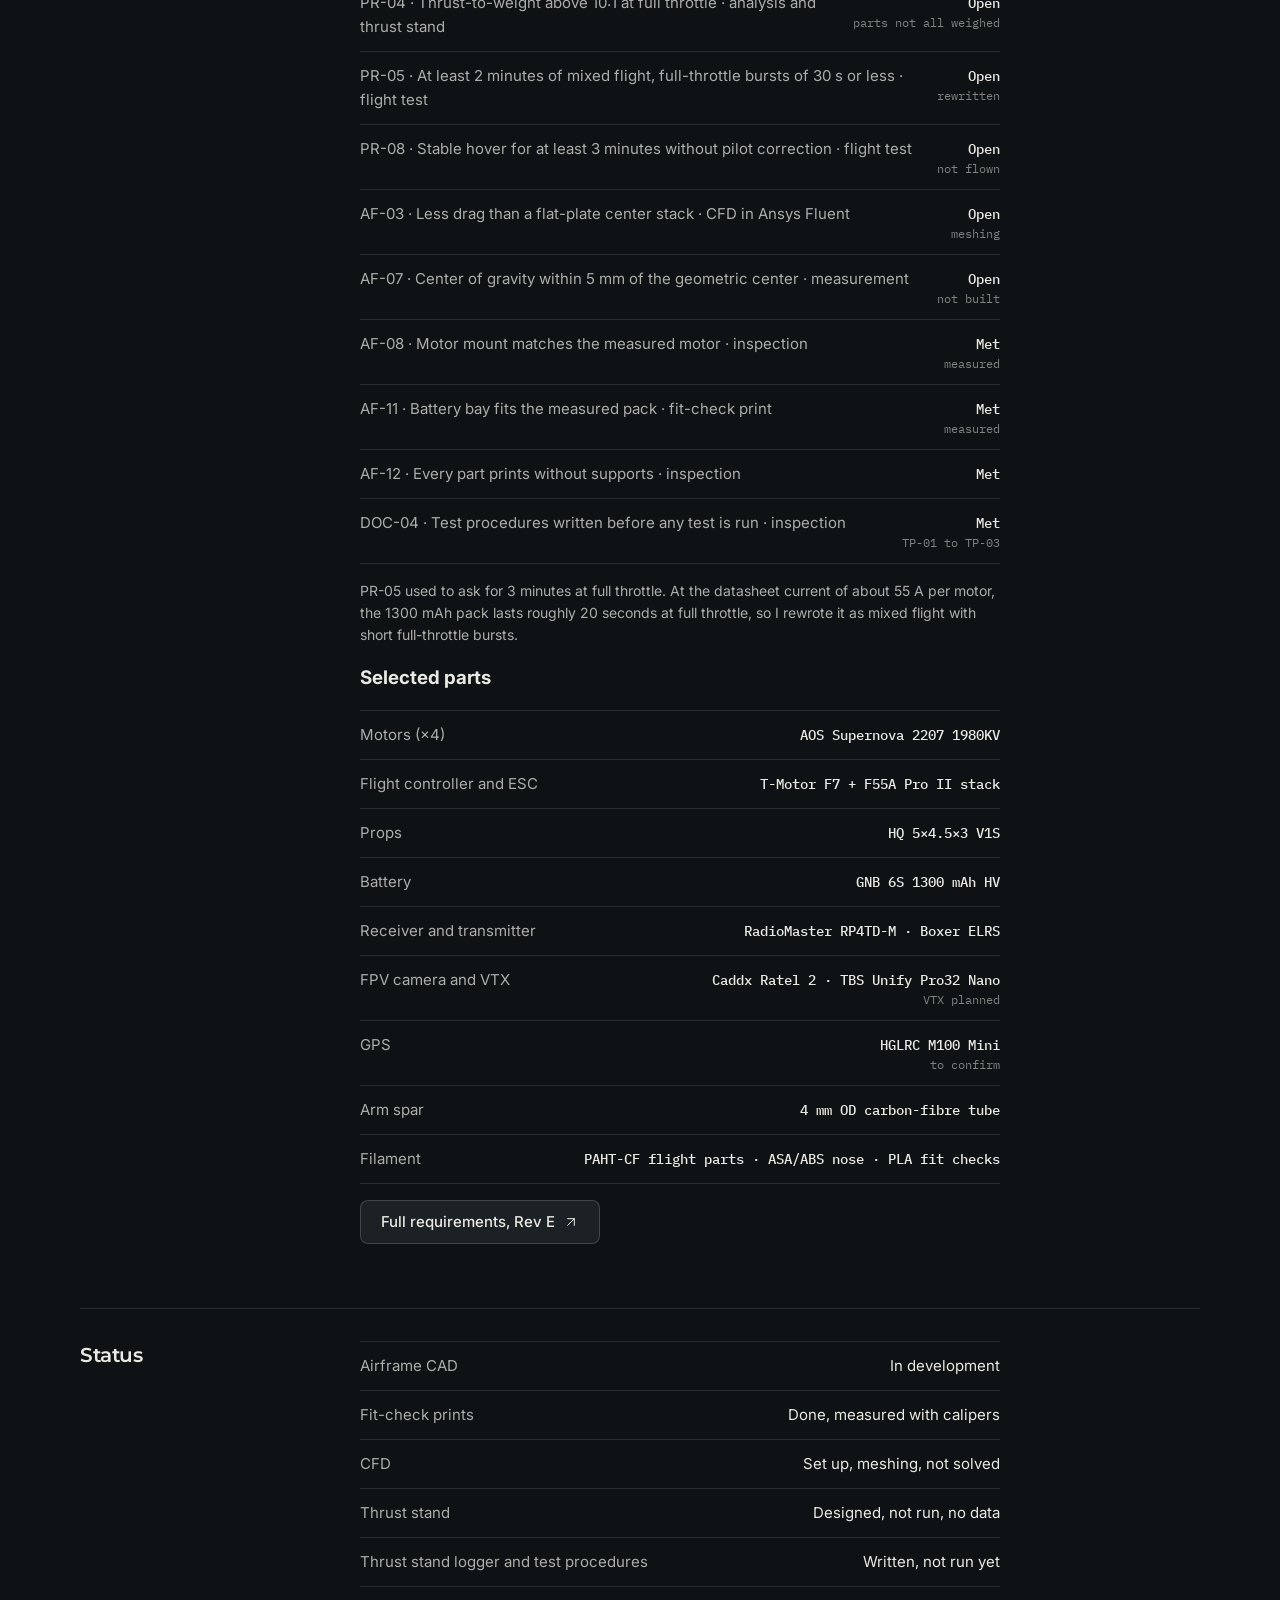
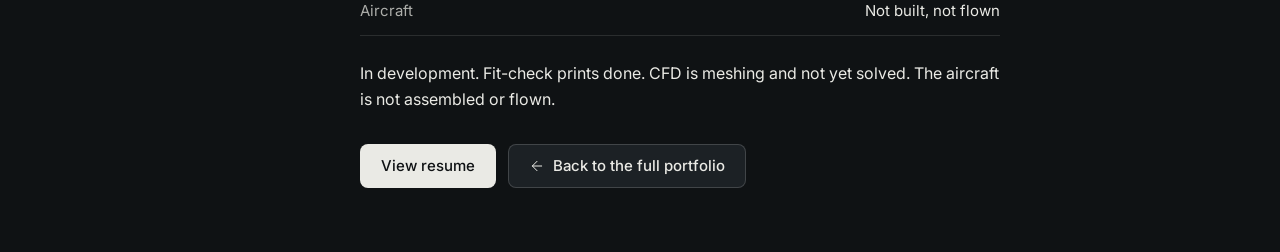
<file: speeduas/index.html>
<!doctype html>
<html lang="en">
<head>
<meta charset="utf-8">
<meta name="viewport" content="width=device-width, initial-scale=1">
<title>SpeedUAS: high-speed quadcopter · Adler Kiely</title>
<meta name="description" content="A 5-inch, 6S quadcopter with a streamlined body-of-revolution fuselage. In development; not yet flown.">
<meta property="og:type" content="article">
<meta property="og:title" content="SpeedUAS: high-speed quadcopter">
<meta property="og:description" content="A 5-inch, 6S quadcopter with a streamlined body-of-revolution fuselage. In development; not yet flown.">
<meta property="og:image" content="https://adlerkiely-afk.github.io/images/wiref.png">
<meta property="og:url" content="https://adlerkiely-afk.github.io/speeduas/">
<meta name="twitter:card" content="summary_large_image">
<link rel="preconnect" href="https://fonts.googleapis.com">
<link rel="preconnect" href="https://fonts.gstatic.com" crossorigin>
<link href="https://fonts.googleapis.com/css2?family=Montserrat:wght@500;600;700&family=Inter:wght@400;500;600&family=IBM+Plex+Mono:wght@400;500&display=swap" rel="stylesheet">
<link rel="stylesheet" href="../assets/tokens.css">
<link rel="stylesheet" href="../assets/project.css">
<script>try{var t=localStorage.getItem('theme');if(t)document.documentElement.dataset.theme=t;}catch(e){}</script>
</head>
<body>
<div class="wrap">

<header class="top">
  <a class="brand" href="../">Adler Kiely</a>
  <nav aria-label="Site"><a href="../#projects">Projects</a><a href="../resume/">Resume</a></nav>
  <button class="tog" id="tog" type="button" aria-label="Switch between light and dark theme">
    <svg class="ico sun" viewBox="0 0 24 24" aria-hidden="true"><circle cx="12" cy="12" r="4"/><path d="M12 2v2"/><path d="M12 20v2"/><path d="m4.93 4.93 1.41 1.41"/><path d="m17.66 17.66 1.41 1.41"/><path d="M2 12h2"/><path d="M20 12h2"/><path d="m6.34 17.66-1.41 1.41"/><path d="m19.07 4.93-1.41 1.41"/></svg>
    <svg class="ico moon" viewBox="0 0 24 24" aria-hidden="true"><path d="M12 3a6 6 0 0 0 9 9 9 9 0 1 1-9-9Z"/></svg>
  </button>
</header>

<main>
  <div class="hero">
    <div>
      <p class="kicker rise" style="--i:0">Independent project · April 2026 to present</p>
      <h1 class="rise" style="--i:1">SpeedUAS: <span class="nb">high-speed</span> quadcopter</h1>
      <p class="sub rise" style="--i:2">A 5-inch, 6S quadcopter with a streamlined body-of-revolution fuselage</p>
      <ul class="tags rise" style="--i:3"><li>Airframe design</li><li>SolidWorks</li><li>Ansys Fluent</li><li>3D printing</li><li>MATLAB</li><li>Arduino</li></ul>
      <div class="actions rise" style="--i:4">
        <a class="btn primary" href="https://github.com/adlerkiely-afk/SpeedUAS">Repository<svg class="ico" viewBox="0 0 24 24" aria-hidden="true"><path d="M7 7h10v10"/><path d="M7 17 17 7"/></svg></a>
        <a class="btn secondary" href="https://github.com/adlerkiely-afk/SpeedUAS/tree/setup/repo-foundations">Thrust stand code and procedures<svg class="ico" viewBox="0 0 24 24" aria-hidden="true"><path d="M7 7h10v10"/><path d="M7 17 17 7"/></svg></a>
      </div>
    </div>
    <figure class="plate rise" style="--i:5">
      <div class="view"><img class="blend" src="../images/wiref.png" width="1385" height="865" fetchpriority="high" alt="Wireframe CAD view of a quadcopter with a streamlined fuselage and four motor nacelles on airfoil arms"></div>
      <figcaption><span>Airframe wireframe · SolidWorks · not built</span></figcaption>
    </figure>
  </div>

  <dl class="block">
    <div><dt>My role</dt><dd>Sole designer</dd></div>
    <div><dt>Team</dt><dd>Just me</dd></div>
    <div><dt>Dates</dt><dd>Apr 2026 to present</dd></div>
    <div><dt>Status</dt><dd>In development · not built or flown</dd></div>
  </dl>

  <section class="sec">
    <h2>Numbers</h2>
    <div class="body">
      <div class="figs">
        <div class="fig">
          <span class="dim"><b>160 to 175 km/h</b><i>target</i></span>
          <p>Top speed for this first airframe</p>
        </div>
        <div class="fig">
          <span class="dim"><b>~240 km/h</b><i>calculated</i></span>
          <p>From a thrust-equals-drag model using datasheet thrust and assumed drag coefficients</p>
        </div>
        <div class="fig">
          <span class="dim"><b>80.7 mm</b><i>measured</i></span>
          <p>Battery length. The whole pack is 34.9 × 38.7 × 80.7 mm by caliper, larger than I modeled from the datasheet.</p>
        </div>
      </div>
      <dl class="rows">
        <div><dt>Fuselage diameter. The fuselage is a Myring body of revolution.</dt><dd>62 mm<small>design</small></dd></div>
        <div><dt>Chord on the four NACA 0024 arms, which carry a carbon-fibre spar and internal wire channels</dt><dd>38 mm<small>design</small></dd></div>
      </dl>
      <p class="note">The 240 km/h figure is an estimate. There is no CFD result, no thrust data and no flight data yet.</p>
    </div>
  </section>

  <section class="sec">
    <h2>Context</h2>
    <div class="body">
      <p>SpeedUAS is a 5-inch, 6S quadcopter built around a streamlined fuselage. The fuselage is a Myring body of revolution, 62 mm in diameter. The battery sits forward and the flight electronics aft, which keeps the frontal area small.</p>
      <p>Four integral NACA 0024 arms carry the motors, with a carbon-fibre spar and internal wire channels. This first iteration is meant to validate the airframe and set a baseline for a second one.</p>
    </div>
  </section>

  <section class="sec">
    <h2>What I did</h2>
    <div class="body">
      <ul class="pts">
        <li>I'm designing the airframe in SolidWorks and sizing the electric propulsion package: motor, ESC, propeller and battery.</li>
        <li>I print fit-check parts and correct the model from caliper measurements, one revision at a time.</li>
        <li>I'm setting up CFD in Ansys Fluent on the airframe geometry to estimate drag before I commit to a build configuration.</li>
        <li>I wrote the thrust stand logger (Arduino Nano with an HX711 load cell amplifier), MATLAB scripts to log and analyze runs, and test procedures for load cell calibration and static thrust.</li>
      </ul>
    </div>
  </section>

  <section class="sec">
    <h2>Design process</h2>
    <div class="body">
      <ol class="tl">
        <li class="step">
          <p class="label">Arms</p>
          <h3>NACA 0024 over NACA 0018</h3>
          <p>I considered a thinner NACA 0018 section for the arms. It has slightly less drag, but far less bending stiffness and no room for the spar and wiring, so I stayed with the 0024 at a 38 mm chord.</p>
        </li>
        <li class="step">
          <p class="label">Fit check · battery</p>
          <h3>The battery didn't fit</h3>
          <p>I modeled the pack from its datasheet with about 1 mm of clearance. The real pack measured 34.9 × 38.7 × 80.7 mm.</p>
          <p><strong>What changed:</strong> the fuselage grew and the battery cage was resized to the measured part.</p>
        </li>
        <li class="step">
          <p class="label">Fit check · motor mount</p>
          <h3>I misread a datasheet</h3>
          <p>I drew the motor bolt pattern as a 16 mm square. The "16" on the datasheet was the bolt circle.</p>
          <p><strong>What changed:</strong> I measured the motor and redrew the pattern, which also let the nacelles shrink to the motor.</p>
        </li>
        <li class="step">
          <p class="label">Fit check · motor plate</p>
          <h3>A bridge that printed badly</h3>
          <p>The motor plate had a 29 mm unsupported bridge that printed poorly.</p>
          <p><strong>What changed:</strong> the bridge became a funnel-shaped cavity with screw pockets. Every part now prints without supports.</p>
        </li>
      </ol>
    </div>
  </section>

  <section class="sec">
    <h2>Analysis</h2>
    <div class="body">
      <p>A thrust-equals-drag model predicts a top speed of about 240 km/h against the 160 to 175 km/h target. It uses datasheet thrust and assumed drag coefficients, so I treat it as an estimate until I have my own drag and thrust numbers.</p>
      <p>The CFD is meant to supply the drag number. The Fluent case is set up and being meshed. Nothing is solved yet.</p>
      <p>The thrust stand is meant to supply the thrust number. The stand is designed, and the logger, MATLAB scripts and test procedures are written. None of it has been run, so there is no thrust data.</p>
    </div>
  </section>

  <section class="sec">
    <h2>Requirements</h2>
    <div class="body">
      <p>I hold the design to my own requirements document, QUAD-REQ-001 Rev E. Each requirement says how it gets verified. Most of the performance ones can only be closed by flight test, so they're still open.</p>
      <dl class="rows">
        <div><dt>PR-01 · Top speed of at least 140 km/h in calm air · flight test</dt><dd>Open<small>not flown</small></dd></div>
        <div><dt>PR-02 · Target top speed of 160 to 175 km/h in calm air · flight test</dt><dd>~240 km/h<small>predicted</small></dd></div>
        <div><dt>PR-04 · Thrust-to-weight above 10:1 at full throttle · analysis and thrust stand</dt><dd>Open<small>parts not all weighed</small></dd></div>
        <div><dt>PR-05 · At least 2 minutes of mixed flight, full-throttle bursts of 30 s or less · flight test</dt><dd>Open<small>rewritten</small></dd></div>
        <div><dt>PR-08 · Stable hover for at least 3 minutes without pilot correction · flight test</dt><dd>Open<small>not flown</small></dd></div>
        <div><dt>AF-03 · Less drag than a flat-plate center stack · CFD in Ansys Fluent</dt><dd>Open<small>meshing</small></dd></div>
        <div><dt>AF-07 · Center of gravity within 5 mm of the geometric center · measurement</dt><dd>Open<small>not built</small></dd></div>
        <div><dt>AF-08 · Motor mount matches the measured motor · inspection</dt><dd>Met<small>measured</small></dd></div>
        <div><dt>AF-11 · Battery bay fits the measured pack · fit-check print</dt><dd>Met<small>measured</small></dd></div>
        <div><dt>AF-12 · Every part prints without supports · inspection</dt><dd>Met</dd></div>
        <div><dt>DOC-04 · Test procedures written before any test is run · inspection</dt><dd>Met<small>TP-01 to TP-03</small></dd></div>
      </dl>
      <p class="note">PR-05 used to ask for 3 minutes at full throttle. At the datasheet current of about 55 A per motor, the 1300 mAh pack lasts roughly 20 seconds at full throttle, so I rewrote it as mixed flight with short full-throttle bursts.</p>
      <h3>Selected parts</h3>
      <dl class="rows">
        <div><dt>Motors (×4)</dt><dd>AOS Supernova 2207 1980KV</dd></div>
        <div><dt>Flight controller and ESC</dt><dd>T-Motor F7 + F55A Pro II stack</dd></div>
        <div><dt>Props</dt><dd>HQ 5×4.5×3 V1S</dd></div>
        <div><dt>Battery</dt><dd>GNB 6S 1300 mAh HV</dd></div>
        <div><dt>Receiver and transmitter</dt><dd>RadioMaster RP4TD-M · Boxer ELRS</dd></div>
        <div><dt>FPV camera and VTX</dt><dd>Caddx Ratel 2 · TBS Unify Pro32 Nano<small>VTX planned</small></dd></div>
        <div><dt>GPS</dt><dd>HGLRC M100 Mini<small>to confirm</small></dd></div>
        <div><dt>Arm spar</dt><dd>4 mm OD carbon-fibre tube</dd></div>
        <div><dt>Filament</dt><dd>PAHT-CF flight parts · ASA/ABS nose · PLA fit checks</dd></div>
      </dl>
      <div class="actions">
        <a class="btn secondary" href="https://github.com/adlerkiely-afk/SpeedUAS/blob/setup/repo-foundations/docs/requirements/QUAD-REQ-001_RevE.md">Full requirements, Rev E<svg class="ico" viewBox="0 0 24 24" aria-hidden="true"><path d="M7 7h10v10"/><path d="M7 17 17 7"/></svg></a>
      </div>
    </div>
  </section>

  <section class="sec">
    <h2>Status</h2>
    <div class="body">
      <table class="status">
        <tr><th scope="row">Airframe CAD</th><td>In development</td></tr>
        <tr><th scope="row">Fit-check prints</th><td>Done, measured with calipers</td></tr>
        <tr><th scope="row">CFD</th><td>Set up, meshing, not solved</td></tr>
        <tr><th scope="row">Thrust stand</th><td>Designed, not run, no data</td></tr>
        <tr><th scope="row">Thrust stand logger and test procedures</th><td>Written, not run yet</td></tr>
        <tr><th scope="row">Aircraft</th><td>Not built, not flown</td></tr>
      </table>
      <p class="state">In development. Fit-check prints done. CFD is meshing and not yet solved. The aircraft is not assembled or flown.</p>
      <div class="actions">
        <a class="btn primary" href="../resume/">View resume</a>
        <a class="btn secondary" href="../#projects"><svg class="ico" viewBox="0 0 24 24" aria-hidden="true"><path d="m12 19-7-7 7-7"/><path d="M19 12H5"/></svg>Back to the full portfolio</a>
      </div>
    </div>
  </section>
</main>

</div>
<script>
  document.getElementById('tog').addEventListener('click',function(){var r=document.documentElement,n=r.dataset.theme==='light'?'dark':'light';r.dataset.theme=n;try{localStorage.setItem('theme',n);}catch(e){}});
</script>
</body>
</html>
</file>
<file: assets/tokens.css>
/* Shared design tokens. Direction: engineering drawings and the test bench.
   Ink neutral ramp, one cobalt accent, IBM Plex Sans + IBM Plex Mono.
   Adapted from unslop by Damir Sokolovsky (@heydamir), CC BY 4.0. */

:root {
  /* black and white: near-black paper, off-white ink, no color accent */
  --bg-deep: #0a0c0e;
  --bg: #0f1214;
  --card: #15191c;
  --raised: #1c2125;
  --text: #eaeae5;
  --text-2: rgba(234, 234, 229, 0.72);
  --text-3: rgba(234, 234, 229, 0.52);
  --line: rgba(234, 234, 229, 0.12);
  --line-2: rgba(234, 234, 229, 0.18);
  --accent: #eaeae5;
  --accent-ink: #0f1214;
  --btn-bg: #eaeae5;
  --btn-text: #0f1214;
  --imgf: invert(1) hue-rotate(180deg) brightness(.92) contrast(1.05);
  --blend: lighten;

  --display: "Montserrat", system-ui, -apple-system, "Segoe UI", sans-serif;
  --sans: "Inter", system-ui, -apple-system, "Segoe UI", sans-serif;
  --mono: "IBM Plex Mono", ui-monospace, Consolas, monospace;

  --ease: cubic-bezier(0.22, 1, 0.36, 1);
  --fast: 150ms;
  --enter: 400ms;

  --r-tag: 4px;
  --r-ctl: 8px;
  --r-card: 12px;
  --r-panel: 16px;
}

:root[data-theme="light"] {
  --bg-deep: #f1f1ee;
  --bg: #fbfbf9;
  --card: #ffffff;
  --raised: #f1f1ee;
  --text: #14171a;
  --text-2: rgba(20, 23, 26, 0.70);
  --text-3: rgba(20, 23, 26, 0.52);
  --line: rgba(20, 23, 26, 0.10);
  --line-2: rgba(20, 23, 26, 0.16);
  --accent: #14171a;
  --accent-ink: #ffffff;
  --btn-bg: #14171a;
  --btn-text: #ffffff;
  --imgf: none;
  --blend: multiply;
}

/* Signature: a figure dimensioned like a drawing, with a thin line and end ticks under it.
   <span class="dim"><b>172 N</b><i>calculated</i></span> */
.dim { display: inline-flex; flex-direction: column; gap: 4px; font-variant-numeric: tabular-nums; }
.dim b { font: 500 28px/1 var(--mono); color: var(--text); letter-spacing: -0.01em; }
.dim::after {
  content: ""; height: 7px; margin-top: 2px;
  border-left: 1px solid var(--accent); border-right: 1px solid var(--accent);
  background: linear-gradient(var(--accent), var(--accent)) center / 100% 1px no-repeat;
}
.dim i { order: 3; font: 400 12px/16px var(--mono); font-style: normal; color: var(--text-3); }
</file>
<file: assets/project.css>
/* Project pages: payload and SpeedUAS.
   Colors, fonts, radii, easing and the .dim figure come from tokens.css. */

*, *::before, *::after { box-sizing: border-box; }

:root { color-scheme: dark; }
:root[data-theme="light"] { color-scheme: light; }

html { -webkit-text-size-adjust: 100%; }
body {
  margin: 0;
  background: var(--bg);
  color: var(--text);
  font: 400 16px/26px var(--sans);
  -webkit-font-smoothing: antialiased;
}
img, svg { display: block; max-width: 100%; }
a { color: inherit; }
:focus-visible { outline: 2px solid var(--accent); outline-offset: 2px; }

.wrap { max-width: 1184px; margin: 0 auto; padding: 0 32px; }

.ico {
  flex: none; width: 16px; height: 16px;
  fill: none; stroke: currentColor; stroke-width: 1.5;
  stroke-linecap: round; stroke-linejoin: round;
}

/* top bar */
.top { display: flex; align-items: center; gap: 4px; height: 64px; }
.brand { margin-right: auto; font: 600 16px/24px var(--display); text-decoration: none; }
.top nav { display: flex; gap: 4px; }
.top nav a, .tog {
  display: inline-flex; align-items: center; justify-content: center;
  height: 36px; border-radius: var(--r-ctl); color: var(--text-2);
  transition: color var(--fast) var(--ease), background-color var(--fast) var(--ease);
}
.top nav a { padding: 0 12px; font: 400 14px/20px var(--sans); text-decoration: none; }
.tog { width: 36px; padding: 0; border: 0; background: none; cursor: pointer; }
.top nav a:hover, .tog:hover { color: var(--text); background: var(--raised); }
.tog .ico { width: 18px; height: 18px; }
.tog .moon { display: none; }
:root[data-theme="light"] .tog .sun { display: none; }
:root[data-theme="light"] .tog .moon { display: block; }

/* hero: text on the left, the CAD view on the right */
.hero {
  display: grid; grid-template-columns: minmax(0, 1fr) minmax(0, 1.15fr);
  gap: 48px; align-items: center; padding: 32px 0 48px;
}
.kicker { margin: 0 0 16px; font: 400 12px/16px var(--mono); color: var(--text-3); }
h1 {
  margin: 0 0 20px;
  font: 700 clamp(36px, 3.75vw, 48px)/1.08 var(--display);
  letter-spacing: -0.02em; text-wrap: balance;
}
.nb { white-space: nowrap; }
.sub { margin: 0 0 24px; max-width: 36rem; font: 400 18px/28px var(--sans); color: var(--text-2); }
.tags {
  display: flex; flex-wrap: wrap; margin: 0 0 32px; padding: 0; list-style: none;
  font: 400 12px/20px var(--mono); color: var(--text-3);
}
.tags li:not(:last-child)::after { content: "\00b7"; margin: 0 8px; }

.actions { display: flex; flex-wrap: wrap; gap: 12px; }
.btn {
  display: inline-flex; align-items: center; justify-content: center; gap: 8px;
  height: 44px; padding: 0 20px;
  border: 1px solid transparent; border-radius: var(--r-ctl);
  font: 500 15px/20px var(--sans); text-decoration: none;
  transition: background-color var(--fast) var(--ease), border-color var(--fast) var(--ease), transform var(--fast) var(--ease);
}
.btn:active { transform: scale(0.98); }
.btn.primary { background: var(--btn-bg); color: var(--btn-text); }
.btn.primary:hover { background: color-mix(in srgb, var(--btn-bg) 86%, var(--bg)); }
.btn.secondary { background: var(--raised); border-color: var(--line-2); color: var(--text); }
.btn.secondary:hover { background: color-mix(in srgb, var(--raised) 90%, var(--text)); }

/* a framed view: CAD capture or drawing, with a mono caption under it */
.plate { margin: 0; }
.view {
  overflow: hidden; isolation: isolate;
  border: 1px solid var(--line); border-radius: var(--r-card);
  background: var(--card);
}
.view img { width: 100%; height: auto; }
/* line drawing on a light ground: follows the theme */
.view .blend { filter: var(--imgf); mix-blend-mode: var(--blend); }
/* shaded CAD captures keep their own colors; the frame takes the capture's background
   so the frame and the animation read as one viewport */
.view.cad { background: #323132; }
.view.cad.light { background: #fefefe; }
:root:not([data-theme="light"]) .view.cad.light { filter: brightness(0.9); }
.hero .view.cad { height: min(520px, calc((100vw - 32px) * 1.128)); }
.hero .view.cad img { height: 100%; object-fit: contain; }
.plate figcaption {
  display: flex; flex-wrap: wrap; justify-content: space-between; gap: 4px 16px;
  margin-top: 12px; font: 400 12px/16px var(--mono); color: var(--text-3);
}
.plate figcaption a {
  display: inline-flex; align-items: center; gap: 4px;
  color: var(--text-2); text-decoration: none;
  transition: color var(--fast) var(--ease);
}
.plate figcaption a:hover { color: var(--accent); }

/* title block: role, team, dates, status */
.block {
  display: flex; flex-wrap: wrap; justify-content: space-between; gap: 16px 40px;
  margin: 0; padding: 20px 0; border-top: 1px solid var(--line);
}
.block dt { font: 400 12px/16px var(--mono); color: var(--text-3); }
.block dd { margin: 4px 0 0; font: 400 15px/20px var(--sans); }

/* sections: title in the margin column, content beside it */
.sec {
  display: grid; grid-template-columns: 240px minmax(0, 1fr); gap: 16px 40px;
  padding: 32px 0 64px; border-top: 1px solid var(--line);
}
.sec h2 { position: sticky; top: 24px; align-self: start; margin: 0; font: 600 20px/28px var(--display); letter-spacing: -0.02em}
.body > :first-child { margin-top: 0; }
.body > :last-child { margin-bottom: 0; }
.body p { margin: 0 0 16px; max-width: 640px; color: var(--text-2); }
.body p strong { font-weight: 500; color: var(--text); }
.body .note { font-size: 14px; line-height: 22px; }

.pts { margin: 0; padding: 0; list-style: none; max-width: 640px; }
.pts li { position: relative; padding-left: 24px; color: var(--text-2); }
.pts li + li { margin-top: 12px; }
.pts li::before {
  content: ""; position: absolute; left: 0; top: 13px;
  width: 8px; height: 1px; background: var(--text-3);
}

/* key figures, each with its dimension line */
.figs { display: flex; gap: 32px 48px; margin: 0 0 32px; }
.fig { flex: 1 1 0; min-width: min-content; }
.fig .dim b { white-space: nowrap; }
.body .fig p { margin: 12px 0 0; max-width: 32ch; font-size: 14px; line-height: 22px; }

/* quiet rows: description left, value and its source right */
.rows { margin: 0 0 16px; max-width: 640px; border-top: 1px solid var(--line); }
.rows > div {
  display: grid; grid-template-columns: minmax(0, 1fr) auto; gap: 24px; align-items: baseline;
  padding: 12px 0; border-bottom: 1px solid var(--line);
}
.rows dt { font-size: 15px; line-height: 24px; color: var(--text-2); }
.rows dd {
  margin: 0; text-align: right; white-space: nowrap;
  font: 500 14px/24px var(--mono); font-variant-numeric: tabular-nums;
}
.rows dd small { display: block; font: 400 12px/16px var(--mono); color: var(--text-3); }

/* design process: a rail with a tick at each step */
.tl { margin: 0; padding: 0 0 0 24px; max-width: 664px; list-style: none; border-left: 1px solid var(--line-2); }
.step { position: relative; }
.step + .step { margin-top: 40px; }
.step::before {
  content: ""; position: absolute; left: -24px; top: 8px;
  width: 12px; height: 1px; background: var(--text-3);
}
.step .label { margin: 0 0 8px; font: 400 12px/16px var(--mono); color: var(--text-3); }
.step.now::before { background: var(--text); }
.step.now .label { color: var(--text); }
.step h3 { margin: 0 0 8px; font: 600 18px/24px var(--display); letter-spacing: -0.02em}
.step .plate { margin: 16px 0; }
.step p:last-child { margin-bottom: 0; }

/* load calculation, set as a short worked example: formula, terms, then the two cases */
.calc { margin: 24px 0; max-width: 640px; }
.body .calc .eq { margin: 0 0 12px; font: 500 20px/28px var(--mono); color: var(--text); }
.defs { margin: 0 0 20px; font-size: 14px; line-height: 22px; color: var(--text-2); }
.defs > div { display: grid; grid-template-columns: 112px minmax(0, 1fr); gap: 16px; }
.defs > div + div { margin-top: 4px; }
.defs dt { font: 400 14px/22px var(--mono); color: var(--text); font-variant-numeric: tabular-nums; }
.defs dd { margin: 0; }
.cases { width: 100%; border-collapse: collapse; }
.cases th, .cases td {
  padding: 12px 0 12px 24px; border-bottom: 1px solid var(--line);
  vertical-align: baseline; text-align: right;
  font: 400 14px/24px var(--mono); font-variant-numeric: tabular-nums;
}
.cases th:first-child { padding-left: 0; text-align: left; }
.cases thead th { padding-top: 0; padding-bottom: 8px; font: 400 12px/16px var(--mono); color: var(--text-3); }
.cases tbody th { font: 400 15px/24px var(--sans); color: var(--text-2); white-space: nowrap; }
.cases td:nth-child(2), .cases td span, .cases td b { white-space: nowrap; }
.cases td b { font-weight: 500; }

/* status */
.status {
  width: 100%; max-width: 640px; border-collapse: collapse;
  border-top: 1px solid var(--line); font-size: 15px; line-height: 24px;
}
.status th, .status td {
  padding: 12px 0; border-bottom: 1px solid var(--line);
  vertical-align: baseline; font-weight: 400;
}
.status th { padding-right: 24px; text-align: left; color: var(--text-2); }
.status td { text-align: right; }
.body .state { margin: 24px 0 32px; color: var(--text); }

/* one entrance on load */
@keyframes rise { from { opacity: 0; transform: translateY(8px); } to { opacity: 1; transform: none; } }
.rise { animation: rise var(--enter) var(--ease) both; animation-delay: calc(var(--i, 0) * 50ms); }

@media (max-width: 899px) {
  .wrap { padding: 0 16px; }
  .hero { grid-template-columns: minmax(0, 1fr); gap: 32px; padding: 24px 0 32px; }
  .block { display: grid; grid-template-columns: 1fr 1fr; gap: 16px; }
  .sec { grid-template-columns: minmax(0, 1fr); padding: 24px 0 48px; }
  .sec h2 { position: static; }
  .figs { flex-direction: column; }
  .tl { padding-left: 20px; }
  .step::before { left: -20px; width: 8px; }
  .defs > div { grid-template-columns: 104px minmax(0, 1fr); gap: 12px; }
  .cases th, .cases td { padding-left: 12px; }
}

@media (prefers-reduced-motion: reduce) {
  .rise { animation: none; }
  .btn, .top nav a, .tog, .plate figcaption a { transition: none; }
}

@media print {
  :root, :root[data-theme="light"] {
    --bg-deep: #f1f1ee; --bg: #fff; --card: #fff; --raised: #f1f1ee;
    --text: #14171a; --text-2: rgba(20, 23, 26, 0.70); --text-3: rgba(20, 23, 26, 0.52);
    --line: rgba(20, 23, 26, 0.10); --line-2: rgba(20, 23, 26, 0.16);
    --accent: #14171a; --imgf: none; --blend: multiply;
    color-scheme: light;
  }
  @page { margin: 0.6in; }
  body { font-size: 11pt; line-height: 1.5; }
  .wrap { max-width: none; padding: 0; }
  .top { height: auto; padding-bottom: 12px; }
  .top nav, .tog, .actions { display: none; }
  .rise { animation: none; }
  .hero { gap: 32px; padding: 0 0 24px; }
  .hero .view.cad { height: 380px; }
  .view { -webkit-print-color-adjust: exact; print-color-adjust: exact; }
  :root:not([data-theme="light"]) .view.cad.light { filter: none; }
  .sec { grid-template-columns: 160px minmax(0, 1fr); gap: 16px 24px; padding: 16px 0 24px; }
  .sec h2 { position: static; }
  .step, .plate, .calc, .fig, .rows > div, .status tr, .cases tr { break-inside: avoid; }
}
</file>
